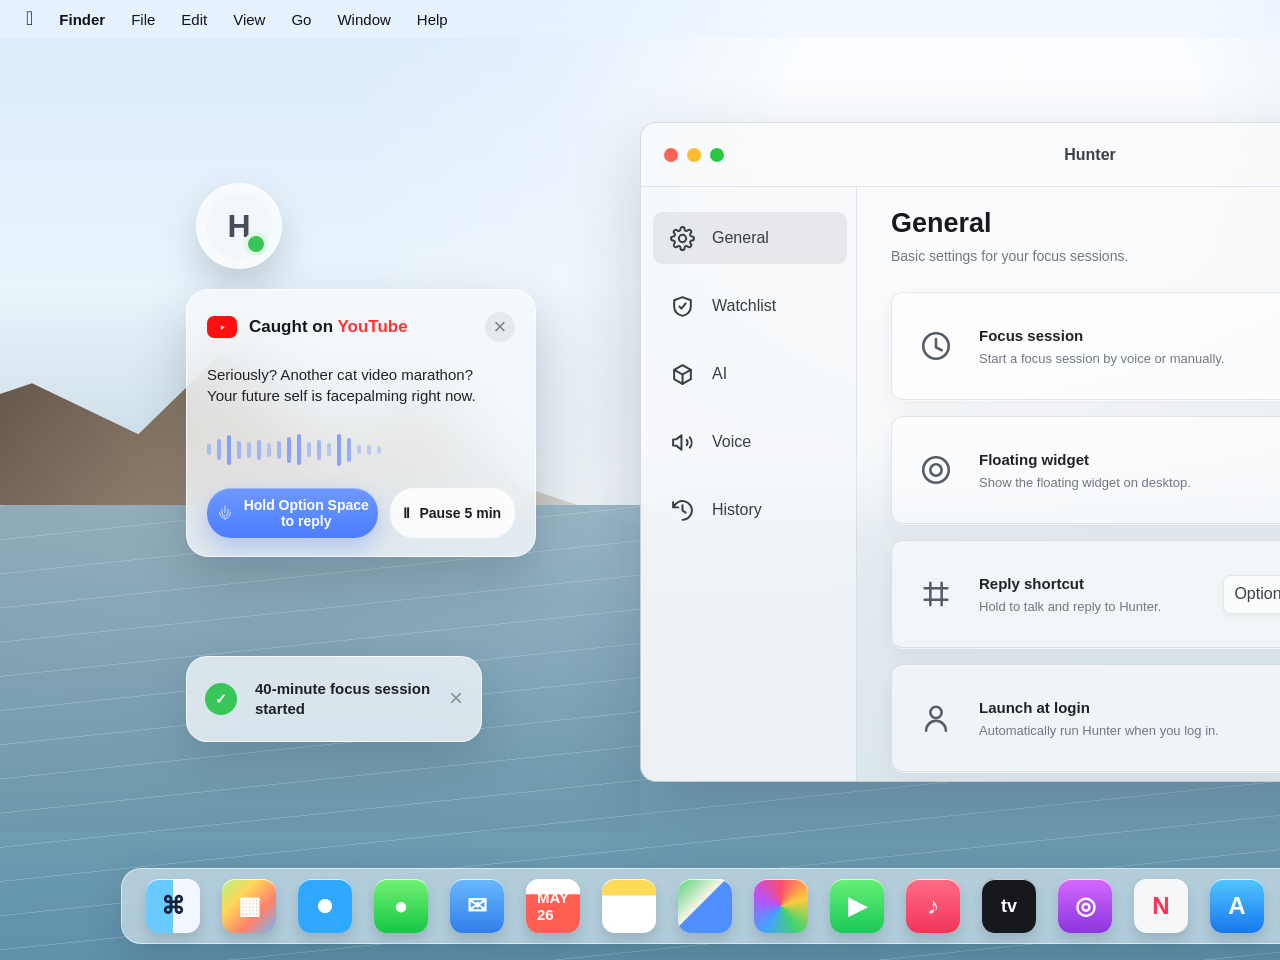
<file: docs/design-prototype/index.html>
<!doctype html>
<html lang="en">
  <head>
    <meta charset="utf-8" />
    <meta name="viewport" content="width=device-width, initial-scale=1" />
    <title>Hunter Apple-like Reference Replica</title>
    <style>
      :root {
        color-scheme: light;
        --ink: #17181c;
        --muted: #69707b;
        --muted-2: #8b929d;
        --line: rgba(28, 31, 36, 0.12);
        --line-soft: rgba(28, 31, 36, 0.08);
        --glass: rgba(255, 255, 255, 0.74);
        --glass-strong: rgba(255, 255, 255, 0.9);
        --blue: #4f82ff;
        --blue-strong: #2f6df3;
        --red: #ff3535;
        --green: #37c759;
        --shadow-window: 0 28px 72px rgba(25, 39, 58, 0.2);
        --shadow-card: 0 12px 30px rgba(30, 42, 60, 0.12);
        --font: -apple-system, BlinkMacSystemFont, "SF Pro Display", "SF Pro Text", "Segoe UI", sans-serif;
      }

      * {
        box-sizing: border-box;
      }

      body {
        margin: 0;
        min-width: 1600px;
        min-height: 960px;
        overflow: hidden;
        background: #d9e4ed;
        color: var(--ink);
        font-family: var(--font);
        font-size: 14px;
        letter-spacing: 0;
      }

      button,
      select {
        font: inherit;
      }

      button {
        border: 0;
        cursor: pointer;
      }

      .desktop {
        position: relative;
        width: 1600px;
        height: 960px;
        overflow: hidden;
        background:
          radial-gradient(circle at 62% 12%, rgba(255, 255, 255, 0.84) 0 16%, transparent 34%),
          linear-gradient(180deg, #dbeafb 0%, #eaf4fb 30%, #b9cedb 58%, #83abc1 100%);
      }

      .desktop::before {
        content: "";
        position: absolute;
        left: -120px;
        top: 322px;
        width: 760px;
        height: 510px;
        clip-path: polygon(0 100%, 0 22%, 20% 12%, 34% 22%, 45% 6%, 60% 24%, 72% 14%, 84% 32%, 100% 40%, 100% 100%);
        background:
          linear-gradient(135deg, rgba(58, 49, 45, 0.82), rgba(176, 151, 125, 0.68) 42%, rgba(79, 91, 93, 0.72)),
          linear-gradient(180deg, #8c755f, #3d494f);
        filter: saturate(0.92);
      }

      .desktop::after {
        content: "";
        position: absolute;
        left: 0;
        right: 0;
        bottom: 0;
        height: 455px;
        background:
          repeating-linear-gradient(174deg, rgba(255, 255, 255, 0.18) 0 1px, transparent 1px 34px),
          linear-gradient(180deg, rgba(147, 179, 196, 0.9), rgba(92, 144, 169, 0.94));
      }

      .haze {
        position: absolute;
        inset: 38px 0 0;
        background:
          radial-gradient(ellipse at 45% 54%, rgba(255, 255, 255, 0.58) 0 12%, transparent 36%),
          linear-gradient(90deg, transparent 0 22%, rgba(255, 255, 255, 0.22) 34% 75%, transparent 100%);
        pointer-events: none;
      }

      .menu-bar {
        position: absolute;
        z-index: 20;
        left: 0;
        top: 0;
        display: flex;
        align-items: center;
        justify-content: space-between;
        width: 100%;
        height: 38px;
        background: rgba(236, 246, 255, 0.58);
        backdrop-filter: blur(24px);
        color: #111217;
        font-size: 15px;
        font-weight: 520;
        padding: 0 26px;
      }

      .menu-left,
      .menu-right {
        display: flex;
        align-items: center;
        gap: 26px;
      }

      .menu-left .apple {
        font-size: 20px;
        transform: translateY(-1px);
      }

      .status-icons {
        display: flex;
        align-items: center;
        gap: 15px;
        color: #111217;
      }

      .status-icons svg {
        width: 17px;
        height: 17px;
        fill: none;
        stroke: currentColor;
        stroke-width: 2;
        stroke-linecap: round;
        stroke-linejoin: round;
      }

      .desktop-orb {
        position: absolute;
        z-index: 5;
        left: 196px;
        top: 183px;
        display: grid;
        place-items: center;
        width: 86px;
        height: 86px;
        border: 1px solid rgba(255, 255, 255, 0.9);
        border-radius: 999px;
        background: rgba(246, 249, 252, 0.74);
        box-shadow: 0 18px 36px rgba(57, 75, 92, 0.23), inset 0 0 0 9px rgba(255, 255, 255, 0.5);
        backdrop-filter: blur(26px);
        color: #4a4d55;
        font-size: 32px;
        font-weight: 740;
      }

      .desktop-orb::after {
        content: "";
        position: absolute;
        right: 13px;
        bottom: 12px;
        width: 16px;
        height: 16px;
        border: 4px solid rgba(255, 255, 255, 0.86);
        border-radius: 999px;
        background: var(--green);
      }

      .catch-card {
        position: absolute;
        z-index: 7;
        left: 186px;
        top: 289px;
        width: 350px;
        min-height: 268px;
        border: 1px solid rgba(255, 255, 255, 0.72);
        border-radius: 22px;
        background: rgba(247, 250, 253, 0.78);
        box-shadow: 0 22px 52px rgba(52, 66, 78, 0.24);
        backdrop-filter: blur(32px) saturate(1.14);
        padding: 22px 20px 18px;
      }

      .caught-head {
        display: flex;
        align-items: center;
        justify-content: space-between;
        margin-bottom: 22px;
      }

      .caught-title {
        display: flex;
        align-items: center;
        gap: 12px;
        font-size: 17px;
        font-weight: 690;
      }

      .youtube {
        display: grid;
        place-items: center;
        width: 30px;
        height: 22px;
        border-radius: 7px;
        background: #ff0f0f;
        color: #fff;
      }

      .youtube svg {
        width: 13px;
        height: 13px;
        fill: currentColor;
      }

      .caught-title em {
        color: var(--red);
        font-style: normal;
      }

      .close-dot {
        display: grid;
        place-items: center;
        width: 30px;
        height: 30px;
        border-radius: 999px;
        background: rgba(0, 0, 0, 0.06);
        color: rgba(30, 34, 39, 0.52);
        font-size: 22px;
        line-height: 1;
      }

      .roast-copy {
        width: 292px;
        color: #202127;
        font-size: 15px;
        line-height: 1.42;
      }

      .voice-wave {
        display: flex;
        align-items: center;
        gap: 6px;
        height: 36px;
        margin: 25px 0 20px;
      }

      .voice-wave span {
        width: 4px;
        border-radius: 999px;
        background: #809cff;
      }

      .voice-wave span:nth-child(1) { height: 11px; opacity: .55; }
      .voice-wave span:nth-child(2) { height: 21px; opacity: .72; }
      .voice-wave span:nth-child(3) { height: 30px; opacity: .96; }
      .voice-wave span:nth-child(4) { height: 18px; opacity: .65; }
      .voice-wave span:nth-child(5) { height: 16px; opacity: .55; }
      .voice-wave span:nth-child(6) { height: 20px; opacity: .68; }
      .voice-wave span:nth-child(7) { height: 14px; opacity: .48; }
      .voice-wave span:nth-child(8) { height: 18px; opacity: .62; }
      .voice-wave span:nth-child(9) { height: 26px; opacity: .9; }
      .voice-wave span:nth-child(10) { height: 31px; opacity: .92; }
      .voice-wave span:nth-child(11) { height: 15px; opacity: .54; }
      .voice-wave span:nth-child(12) { height: 20px; opacity: .66; }
      .voice-wave span:nth-child(13) { height: 13px; opacity: .46; }
      .voice-wave span:nth-child(14) { height: 32px; opacity: .94; }
      .voice-wave span:nth-child(15) { height: 24px; opacity: .78; }
      .voice-wave span:nth-child(16) { height: 9px; opacity: .42; }
      .voice-wave span:nth-child(17) { height: 10px; opacity: .42; }
      .voice-wave span:nth-child(18) { height: 8px; opacity: .36; }

      .catch-actions {
        display: flex;
        align-items: center;
        gap: 12px;
      }

      .reply-button {
        display: inline-flex;
        align-items: center;
        justify-content: center;
        gap: 10px;
        width: 174px;
        min-height: 50px;
        border-radius: 24px;
        background: linear-gradient(180deg, #6f98ff, #4b7dff);
        box-shadow: inset 0 1px 0 rgba(255, 255, 255, 0.3), 0 10px 22px rgba(61, 105, 238, 0.28);
        color: #fff;
        font-size: 14px;
        font-weight: 640;
      }

      .reply-button svg {
        width: 18px;
        height: 18px;
      }

      .pause-button {
        display: inline-flex;
        align-items: center;
        justify-content: center;
        gap: 9px;
        width: 128px;
        min-height: 50px;
        border-radius: 24px;
        background: rgba(255, 255, 255, 0.82);
        color: #1b1d22;
        font-size: 14px;
        font-weight: 610;
      }

      .focus-toast {
        position: absolute;
        z-index: 6;
        left: 186px;
        top: 656px;
        display: grid;
        grid-template-columns: 34px 1fr auto;
        align-items: center;
        gap: 16px;
        width: 296px;
        min-height: 86px;
        border: 1px solid rgba(255, 255, 255, 0.72);
        border-radius: 21px;
        background: rgba(247, 250, 253, 0.76);
        box-shadow: 0 18px 42px rgba(52, 66, 78, 0.18);
        backdrop-filter: blur(28px) saturate(1.12);
        padding: 0 18px;
      }

      .toast-check {
        display: grid;
        place-items: center;
        width: 32px;
        height: 32px;
        border-radius: 999px;
        background: var(--green);
        color: #fff;
        font-weight: 780;
      }

      .toast-copy {
        color: #1d2026;
        font-size: 15px;
        font-weight: 590;
        line-height: 1.32;
      }

      .toast-x {
        color: rgba(40, 44, 50, 0.45);
        font-size: 24px;
        transform: translateY(-1px);
      }

      .app-window {
        position: absolute;
        z-index: 8;
        left: 640px;
        top: 122px;
        width: 900px;
        height: 660px;
        overflow: hidden;
        border: 1px solid rgba(30, 34, 40, 0.14);
        border-radius: 16px;
        background: rgba(249, 250, 252, 0.78);
        box-shadow: var(--shadow-window);
        backdrop-filter: blur(32px) saturate(1.06);
      }

      .window-toolbar {
        position: relative;
        height: 64px;
        border-bottom: 1px solid rgba(30, 34, 40, 0.1);
      }

      .traffic {
        position: absolute;
        left: 23px;
        top: 25px;
        display: flex;
        gap: 9px;
      }

      .traffic span {
        width: 14px;
        height: 14px;
        border-radius: 999px;
      }

      .traffic span:nth-child(1) { background: #ff6159; }
      .traffic span:nth-child(2) { background: #ffbd2e; }
      .traffic span:nth-child(3) { background: #28c840; }

      .window-title {
        position: absolute;
        left: 0;
        right: 0;
        top: 23px;
        text-align: center;
        color: #3d4047;
        font-size: 16px;
        font-weight: 650;
      }

      .window-body {
        display: grid;
        grid-template-columns: 216px 1fr;
        height: 596px;
      }

      .sidebar {
        border-right: 1px solid rgba(30, 34, 40, 0.1);
        background: rgba(244, 247, 250, 0.62);
        padding: 25px 10px 20px 12px;
      }

      .nav {
        display: grid;
        gap: 16px;
      }

      .nav button {
        display: flex;
        align-items: center;
        gap: 17px;
        width: 194px;
        height: 52px;
        border-radius: 9px;
        background: transparent;
        color: #383c44;
        padding: 0 17px;
        text-align: left;
        font-size: 16px;
        font-weight: 500;
      }

      .nav button.active {
        background: rgba(40, 48, 60, 0.08);
      }

      .nav svg {
        width: 25px;
        height: 25px;
        stroke: #4a5059;
        stroke-width: 1.9;
      }

      .content {
        padding: 22px 34px 0 34px;
      }

      .panel {
        display: none;
      }

      .panel.active {
        display: block;
      }

      .page-title {
        margin: 0;
        color: #181a20;
        font-size: 27px;
        font-weight: 720;
        line-height: 1.05;
      }

      .page-subtitle {
        margin: 11px 0 28px;
        color: #717784;
        font-size: 14px;
      }

      .cards {
        display: grid;
        gap: 16px;
      }

      .setting-card {
        display: grid;
        grid-template-columns: 44px 1fr auto;
        align-items: center;
        gap: 18px;
        min-height: 108px;
        border: 1px solid rgba(30, 34, 40, 0.1);
        border-radius: 12px;
        background: rgba(255, 255, 255, 0.54);
        box-shadow: 0 1px 0 rgba(255, 255, 255, 0.62), 0 8px 22px rgba(30, 42, 60, 0.06);
        padding: 0 25px;
      }

      .setting-card.compact {
        grid-template-columns: 1fr auto;
      }

      .setting-icon {
        display: grid;
        place-items: center;
        width: 38px;
        height: 38px;
        color: #555c66;
      }

      .setting-icon svg {
        width: 34px;
        height: 34px;
        stroke: currentColor;
        stroke-width: 1.8;
      }

      .setting-main strong {
        display: block;
        color: #202228;
        font-size: 15px;
        font-weight: 700;
      }

      .setting-main span {
        display: block;
        margin-top: 7px;
        color: #717784;
        font-size: 13px;
      }

      .setting-value {
        color: #3b4048;
        font-size: 16px;
        font-weight: 500;
      }

      .change {
        min-width: 88px;
        height: 31px;
        border: 1px solid rgba(25, 29, 36, 0.1);
        border-radius: 10px;
        background: rgba(255, 255, 255, 0.72);
        color: #3d4149;
        font-size: 13px;
        box-shadow: 0 2px 5px rgba(20, 30, 42, 0.06);
      }

      .shortcut-pills {
        display: flex;
        align-items: center;
        gap: 14px;
      }

      .keycap {
        display: grid;
        place-items: center;
        min-width: 70px;
        height: 39px;
        border: 1px solid rgba(25, 29, 36, 0.1);
        border-radius: 7px;
        background: rgba(255, 255, 255, 0.7);
        color: #3b4048;
        font-size: 16px;
        box-shadow: 0 2px 5px rgba(20, 30, 42, 0.05);
      }

      .toggle {
        position: relative;
        width: 52px;
        height: 30px;
        border-radius: 999px;
        background: rgba(156, 161, 170, 0.5);
      }

      .toggle.on {
        background: var(--blue-strong);
      }

      .toggle::after {
        content: "";
        position: absolute;
        right: 3px;
        top: 3px;
        width: 24px;
        height: 24px;
        border-radius: 999px;
        background: #fff;
        box-shadow: 0 2px 6px rgba(0, 0, 0, 0.18);
      }

      .toggle:not(.on)::after {
        left: 3px;
        right: auto;
      }

      .provider-grid,
      .history-list {
        display: grid;
        gap: 14px;
      }

      .provider-card,
      .history-card {
        display: grid;
        grid-template-columns: 56px 1fr auto;
        align-items: center;
        gap: 16px;
        min-height: 82px;
        border: 1px solid rgba(30, 34, 40, 0.1);
        border-radius: 12px;
        background: rgba(255, 255, 255, 0.54);
        padding: 0 20px;
      }

      .provider-type {
        font-size: 16px;
        font-weight: 740;
        color: #22252b;
      }

      .muted {
        color: var(--muted);
        font-size: 13px;
      }

      .badge {
        display: inline-flex;
        align-items: center;
        justify-content: center;
        height: 28px;
        border-radius: 999px;
        background: rgba(55, 199, 89, 0.13);
        color: #197b35;
        padding: 0 12px;
        font-size: 13px;
        font-weight: 640;
      }

      .dock {
        position: absolute;
        z-index: 12;
        left: 121px;
        bottom: 16px;
        display: flex;
        align-items: flex-end;
        gap: 22px;
        width: 1382px;
        height: 76px;
        border: 1px solid rgba(255, 255, 255, 0.54);
        border-radius: 20px;
        background: rgba(235, 242, 247, 0.58);
        box-shadow: 0 12px 36px rgba(30, 44, 60, 0.2);
        backdrop-filter: blur(30px) saturate(1.15);
        padding: 10px 24px;
      }

      .dock-icon {
        display: grid;
        place-items: center;
        width: 54px;
        height: 54px;
        border-radius: 13px;
        background: linear-gradient(180deg, #ffffff, #dce6f0);
        box-shadow: inset 0 1px 0 rgba(255, 255, 255, 0.8), 0 7px 12px rgba(20, 30, 44, 0.14);
        color: #fff;
        font-size: 24px;
        font-weight: 760;
      }

      .dock-icon.finder { background: linear-gradient(90deg, #68caff 0 50%, #f2f6ff 50%); color: #17243a; }
      .dock-icon.launch { background: linear-gradient(135deg, #b7f280, #ffd65a 33%, #ff816c 66%, #6cbcff); }
      .dock-icon.safari { background: radial-gradient(circle, #ffffff 0 18%, #2ea9ff 19% 100%); }
      .dock-icon.messages { background: linear-gradient(180deg, #72f274, #17c644); }
      .dock-icon.mail { background: linear-gradient(180deg, #68b9ff, #317eea); }
      .dock-icon.calendar { background: linear-gradient(180deg, #fff 0 28%, #ff5f52 29% 100%); color: #fff; font-size: 15px; }
      .dock-icon.notes { background: linear-gradient(180deg, #ffd958 0 30%, #fff 31%); color: #494d55; }
      .dock-icon.maps { background: linear-gradient(135deg, #58d27d, #f7f6e8 44%, #4f8fff 45%); }
      .dock-icon.photos { background: conic-gradient(#ff4b6c, #ffcb3d, #43d46b, #45a2ff, #b653ff, #ff4b6c); }
      .dock-icon.facetime { background: linear-gradient(180deg, #66ef76, #1ac957); }
      .dock-icon.music { background: linear-gradient(180deg, #ff6d85, #f23558); }
      .dock-icon.tv { background: #17181d; font-size: 18px; }
      .dock-icon.podcast { background: linear-gradient(180deg, #d569ff, #8b35dd); }
      .dock-icon.news { background: #f6f7f9; color: #ff3156; }
      .dock-icon.appstore { background: linear-gradient(180deg, #52c5ff, #1678ed); }
      .dock-icon.settings { background: linear-gradient(180deg, #dfe4ea, #aeb6c1); color: #59606a; }
      .dock-icon.trash { background: linear-gradient(180deg, #f8f9fb, #dfe5eb); color: #8b929c; }

      .dock-spacer {
        width: 1px;
        height: 52px;
        background: rgba(72, 82, 94, 0.22);
        margin: 0 2px;
      }

      .icon-stroke {
        fill: none;
        stroke: currentColor;
        stroke-linecap: round;
        stroke-linejoin: round;
      }
    </style>
  </head>
  <body>
    <main class="desktop" aria-label="Hunter macOS design replica">
      <div class="haze"></div>
      <header class="menu-bar" aria-label="macOS menu bar">
        <div class="menu-left">
          <span class="apple"></span>
          <strong>Finder</strong>
          <span>File</span>
          <span>Edit</span>
          <span>View</span>
          <span>Go</span>
          <span>Window</span>
          <span>Help</span>
        </div>
        <div class="menu-right">
          <div class="status-icons">
            <svg viewBox="0 0 24 24" aria-label="Wi-Fi">
              <path d="M5 9.5a11 11 0 0 1 14 0" />
              <path d="M8.5 13a6 6 0 0 1 7 0" />
              <path d="M12 17h.01" />
            </svg>
            <svg viewBox="0 0 24 24" aria-label="Battery">
              <rect x="3" y="7" width="16" height="10" rx="2" />
              <path d="M21 11v2" />
              <path d="M6 10h8v4H6z" />
            </svg>
            <svg viewBox="0 0 24 24" aria-label="Search">
              <circle cx="11" cy="11" r="6" />
              <path d="m16 16 4 4" />
            </svg>
            <svg viewBox="0 0 24 24" aria-label="Control">
              <rect x="6" y="5" width="12" height="14" rx="2" />
              <path d="M9 9h6M9 13h6" />
            </svg>
          </div>
          <span>Mon May 26&nbsp;&nbsp;10:41 AM</span>
        </div>
      </header>

      <div class="desktop-orb" aria-label="Hunter floating orb">H</div>

      <section class="catch-card" aria-label="Caught widget">
        <div class="caught-head">
          <div class="caught-title">
            <span class="youtube" aria-hidden="true">
              <svg viewBox="0 0 24 24"><path d="M9 7.7v8.6l7-4.3z" /></svg>
            </span>
            <span>Caught on <em>YouTube</em></span>
          </div>
          <button class="close-dot" aria-label="Close">×</button>
        </div>
        <p class="roast-copy">
          Seriously? Another cat video marathon? Your future self is facepalming right now.
        </p>
        <div class="voice-wave" aria-label="Speaking waveform">
          <span></span><span></span><span></span><span></span><span></span><span></span>
          <span></span><span></span><span></span><span></span><span></span><span></span>
          <span></span><span></span><span></span><span></span><span></span><span></span>
        </div>
        <div class="catch-actions">
          <button class="reply-button">
            <svg viewBox="0 0 24 24" aria-hidden="true">
              <path class="icon-stroke" d="M12 3v9" />
              <path class="icon-stroke" d="M8 7v5a4 4 0 0 0 8 0V7" />
              <path class="icon-stroke" d="M5 11v1a7 7 0 0 0 14 0v-1" />
              <path class="icon-stroke" d="M12 19v2" />
            </svg>
            <span>Hold Option Space<br />to reply</span>
          </button>
          <button class="pause-button">
            <span>Ⅱ</span>
            <span>Pause 5 min</span>
          </button>
        </div>
      </section>

      <section class="focus-toast" aria-label="Focus session confirmation">
        <div class="toast-check">✓</div>
        <div class="toast-copy">40-minute focus session<br />started</div>
        <div class="toast-x">×</div>
      </section>

      <section class="app-window" aria-label="Hunter settings window">
        <div class="window-toolbar">
          <div class="traffic" aria-hidden="true"><span></span><span></span><span></span></div>
          <div class="window-title">Hunter</div>
        </div>

        <div class="window-body">
          <aside class="sidebar">
            <nav class="nav" aria-label="Settings sections">
              <button class="active" data-panel-target="general">
                <svg viewBox="0 0 24 24" aria-hidden="true">
                  <path class="icon-stroke" d="M12 15.5a3.5 3.5 0 1 0 0-7 3.5 3.5 0 0 0 0 7Z" />
                  <path class="icon-stroke" d="M19.4 15a1.7 1.7 0 0 0 .34 1.88l.05.05a2 2 0 0 1-2.83 2.83l-.05-.05a1.7 1.7 0 0 0-1.88-.34 1.7 1.7 0 0 0-1.03 1.56V21a2 2 0 0 1-4 0v-.07A1.7 1.7 0 0 0 9 19.37a1.7 1.7 0 0 0-1.88.34l-.05.05a2 2 0 0 1-2.83-2.83l.05-.05A1.7 1.7 0 0 0 4.63 15a1.7 1.7 0 0 0-1.56-1H3a2 2 0 0 1 0-4h.07A1.7 1.7 0 0 0 4.63 9a1.7 1.7 0 0 0-.34-1.88l-.05-.05a2 2 0 0 1 2.83-2.83l.05.05A1.7 1.7 0 0 0 9 4.63 1.7 1.7 0 0 0 10 3.07V3a2 2 0 0 1 4 0v.07A1.7 1.7 0 0 0 15 4.63a1.7 1.7 0 0 0 1.88-.34l.05-.05a2 2 0 0 1 2.83 2.83l-.05.05A1.7 1.7 0 0 0 19.37 9c.16.62.65 1 1.56 1H21a2 2 0 0 1 0 4h-.07A1.7 1.7 0 0 0 19.4 15Z" />
                </svg>
                <span>General</span>
              </button>
              <button data-panel-target="watchlist">
                <svg viewBox="0 0 24 24" aria-hidden="true">
                  <path class="icon-stroke" d="M12 3 20 6v6c0 5-3.3 7.8-8 9-4.7-1.2-8-4-8-9V6l8-3Z" />
                  <path class="icon-stroke" d="m9 12 2 2 4-5" />
                </svg>
                <span>Watchlist</span>
              </button>
              <button data-panel-target="providers">
                <svg viewBox="0 0 24 24" aria-hidden="true">
                  <path class="icon-stroke" d="m12 3 8 4.5v9L12 21l-8-4.5v-9L12 3Z" />
                  <path class="icon-stroke" d="m4 7.5 8 4.5 8-4.5" />
                  <path class="icon-stroke" d="M12 12v9" />
                </svg>
                <span>AI</span>
              </button>
              <button data-panel-target="voice">
                <svg viewBox="0 0 24 24" aria-hidden="true">
                  <path class="icon-stroke" d="M11 5 6 9H3v6h3l5 4V5Z" />
                  <path class="icon-stroke" d="M16 9.5a4 4 0 0 1 0 5" />
                  <path class="icon-stroke" d="M19 7a8 8 0 0 1 0 10" />
                </svg>
                <span>Voice</span>
              </button>
              <button data-panel-target="history">
                <svg viewBox="0 0 24 24" aria-hidden="true">
                  <path class="icon-stroke" d="M12 21a9 9 0 1 0-8.4-12.2" />
                  <path class="icon-stroke" d="M3 4v5h5" />
                  <path class="icon-stroke" d="M12 7v5l3 2" />
                </svg>
                <span>History</span>
              </button>
            </nav>
          </aside>

          <main class="content">
            <section class="panel active" id="general">
              <h1 class="page-title">General</h1>
              <p class="page-subtitle">Basic settings for your focus sessions.</p>
              <div class="cards">
                <div class="setting-card">
                  <div class="setting-icon">
                    <svg viewBox="0 0 24 24" aria-hidden="true">
                      <circle class="icon-stroke" cx="12" cy="12" r="9" />
                      <path class="icon-stroke" d="M12 7v6l4 2" />
                    </svg>
                  </div>
                  <div class="setting-main">
                    <strong>Focus session</strong>
                    <span>Start a focus session by voice or manually.</span>
                  </div>
                  <div class="shortcut-pills">
                    <span class="setting-value">40 min</span>
                    <button class="change">Change...</button>
                  </div>
                </div>

                <div class="setting-card">
                  <div class="setting-icon">
                    <svg viewBox="0 0 24 24" aria-hidden="true">
                      <circle class="icon-stroke" cx="12" cy="12" r="9" />
                      <circle class="icon-stroke" cx="12" cy="12" r="4" />
                    </svg>
                  </div>
                  <div class="setting-main">
                    <strong>Floating widget</strong>
                    <span>Show the floating widget on desktop.</span>
                  </div>
                  <button class="toggle on" aria-label="Floating widget on"></button>
                </div>

                <div class="setting-card">
                  <div class="setting-icon">
                    <svg viewBox="0 0 24 24" aria-hidden="true">
                      <path class="icon-stroke" d="M8 4v16M16 4v16M4 8h16M4 16h16" />
                    </svg>
                  </div>
                  <div class="setting-main">
                    <strong>Reply shortcut</strong>
                    <span>Hold to talk and reply to Hunter.</span>
                  </div>
                  <div class="shortcut-pills">
                    <span class="keycap">Option</span>
                    <span class="keycap">Space</span>
                    <button class="change">Change...</button>
                  </div>
                </div>

                <div class="setting-card">
                  <div class="setting-icon">
                    <svg viewBox="0 0 24 24" aria-hidden="true">
                      <circle class="icon-stroke" cx="12" cy="8" r="4" />
                      <path class="icon-stroke" d="M5 21a7 7 0 0 1 14 0" />
                    </svg>
                  </div>
                  <div class="setting-main">
                    <strong>Launch at login</strong>
                    <span>Automatically run Hunter when you log in.</span>
                  </div>
                  <button class="toggle" aria-label="Launch at login off"></button>
                </div>
              </div>
            </section>

            <section class="panel" id="watchlist">
              <h1 class="page-title">Watchlist</h1>
              <p class="page-subtitle">Sites and apps that trigger the floating supervisor.</p>
              <div class="cards">
                <div class="setting-card compact">
                  <div class="setting-main"><strong>YouTube</strong><span>youtube.com</span></div>
                  <span class="badge">Enabled</span>
                </div>
                <div class="setting-card compact">
                  <div class="setting-main"><strong>Bilibili</strong><span>bilibili.com</span></div>
                  <span class="badge">Enabled</span>
                </div>
                <div class="setting-card compact">
                  <div class="setting-main"><strong>Steam</strong><span>com.valvesoftware.steam</span></div>
                  <span class="badge">Enabled</span>
                </div>
              </div>
            </section>

            <section class="panel" id="providers">
              <h1 class="page-title">AI</h1>
              <p class="page-subtitle">Configurable ASR, LLM, and TTS providers.</p>
              <div class="provider-grid">
                <div class="provider-card">
                  <div class="provider-type">ASR</div>
                  <div><strong>Aliyun Bailian</strong><div class="muted">paraformer-realtime-v2</div></div>
                  <span class="badge">Connected</span>
                </div>
                <div class="provider-card">
                  <div class="provider-type">LLM</div>
                  <div><strong>Aliyun Bailian</strong><div class="muted">qwen-turbo</div></div>
                  <span class="badge">Connected</span>
                </div>
                <div class="provider-card">
                  <div class="provider-type">TTS</div>
                  <div><strong>Aliyun Bailian</strong><div class="muted">cosyvoice-v3-flash</div></div>
                  <span class="badge">Voice set</span>
                </div>
              </div>
            </section>

            <section class="panel" id="voice">
              <h1 class="page-title">Voice</h1>
              <p class="page-subtitle">Language, persona, and voice style.</p>
              <div class="cards">
                <div class="setting-card compact">
                  <div class="setting-main"><strong>Interface language</strong><span>Chinese / English</span></div>
                  <button class="change">Edit</button>
                </div>
                <div class="setting-card compact">
                  <div class="setting-main"><strong>Roast language</strong><span>Follow UI / Chinese / English</span></div>
                  <button class="change">Edit</button>
                </div>
                <div class="setting-card compact">
                  <div class="setting-main"><strong>Voice clone</strong><span>Consent sample required.</span></div>
                  <button class="change">Set up</button>
                </div>
              </div>
            </section>

            <section class="panel" id="history">
              <h1 class="page-title">History</h1>
              <p class="page-subtitle">Recent catches and replayable one-liners.</p>
              <div class="history-list">
                <div class="history-card"><div class="muted">10:41</div><strong>YouTube</strong><button class="change">Copy</button></div>
                <div class="history-card"><div class="muted">10:12</div><strong>WeChat</strong><button class="change">Copy</button></div>
                <div class="history-card"><div class="muted">09:48</div><strong>Steam</strong><button class="change">Copy</button></div>
              </div>
            </section>
          </main>
        </div>
      </section>

      <footer class="dock" aria-label="macOS Dock">
        <div class="dock-icon finder">⌘</div>
        <div class="dock-icon launch">▦</div>
        <div class="dock-icon safari"></div>
        <div class="dock-icon messages">●</div>
        <div class="dock-icon mail">✉</div>
        <div class="dock-icon calendar">MAY<br />26</div>
        <div class="dock-icon notes"></div>
        <div class="dock-icon maps"></div>
        <div class="dock-icon photos"></div>
        <div class="dock-icon facetime">▶</div>
        <div class="dock-icon music">♪</div>
        <div class="dock-icon tv">tv</div>
        <div class="dock-icon podcast">◎</div>
        <div class="dock-icon news">N</div>
        <div class="dock-icon appstore">A</div>
        <div class="dock-icon settings">⚙</div>
        <div class="dock-spacer"></div>
        <div class="dock-icon trash">□</div>
      </footer>
    </main>

    <script>
      document.querySelectorAll("[data-panel-target]").forEach((button) => {
        button.addEventListener("click", () => {
          document.querySelectorAll("[data-panel-target]").forEach((item) => item.classList.remove("active"));
          document.querySelectorAll(".panel").forEach((panel) => panel.classList.remove("active"));
          button.classList.add("active");
          document.getElementById(button.dataset.panelTarget).classList.add("active");
        });
      });
    </script>
  </body>
</html>
</file>
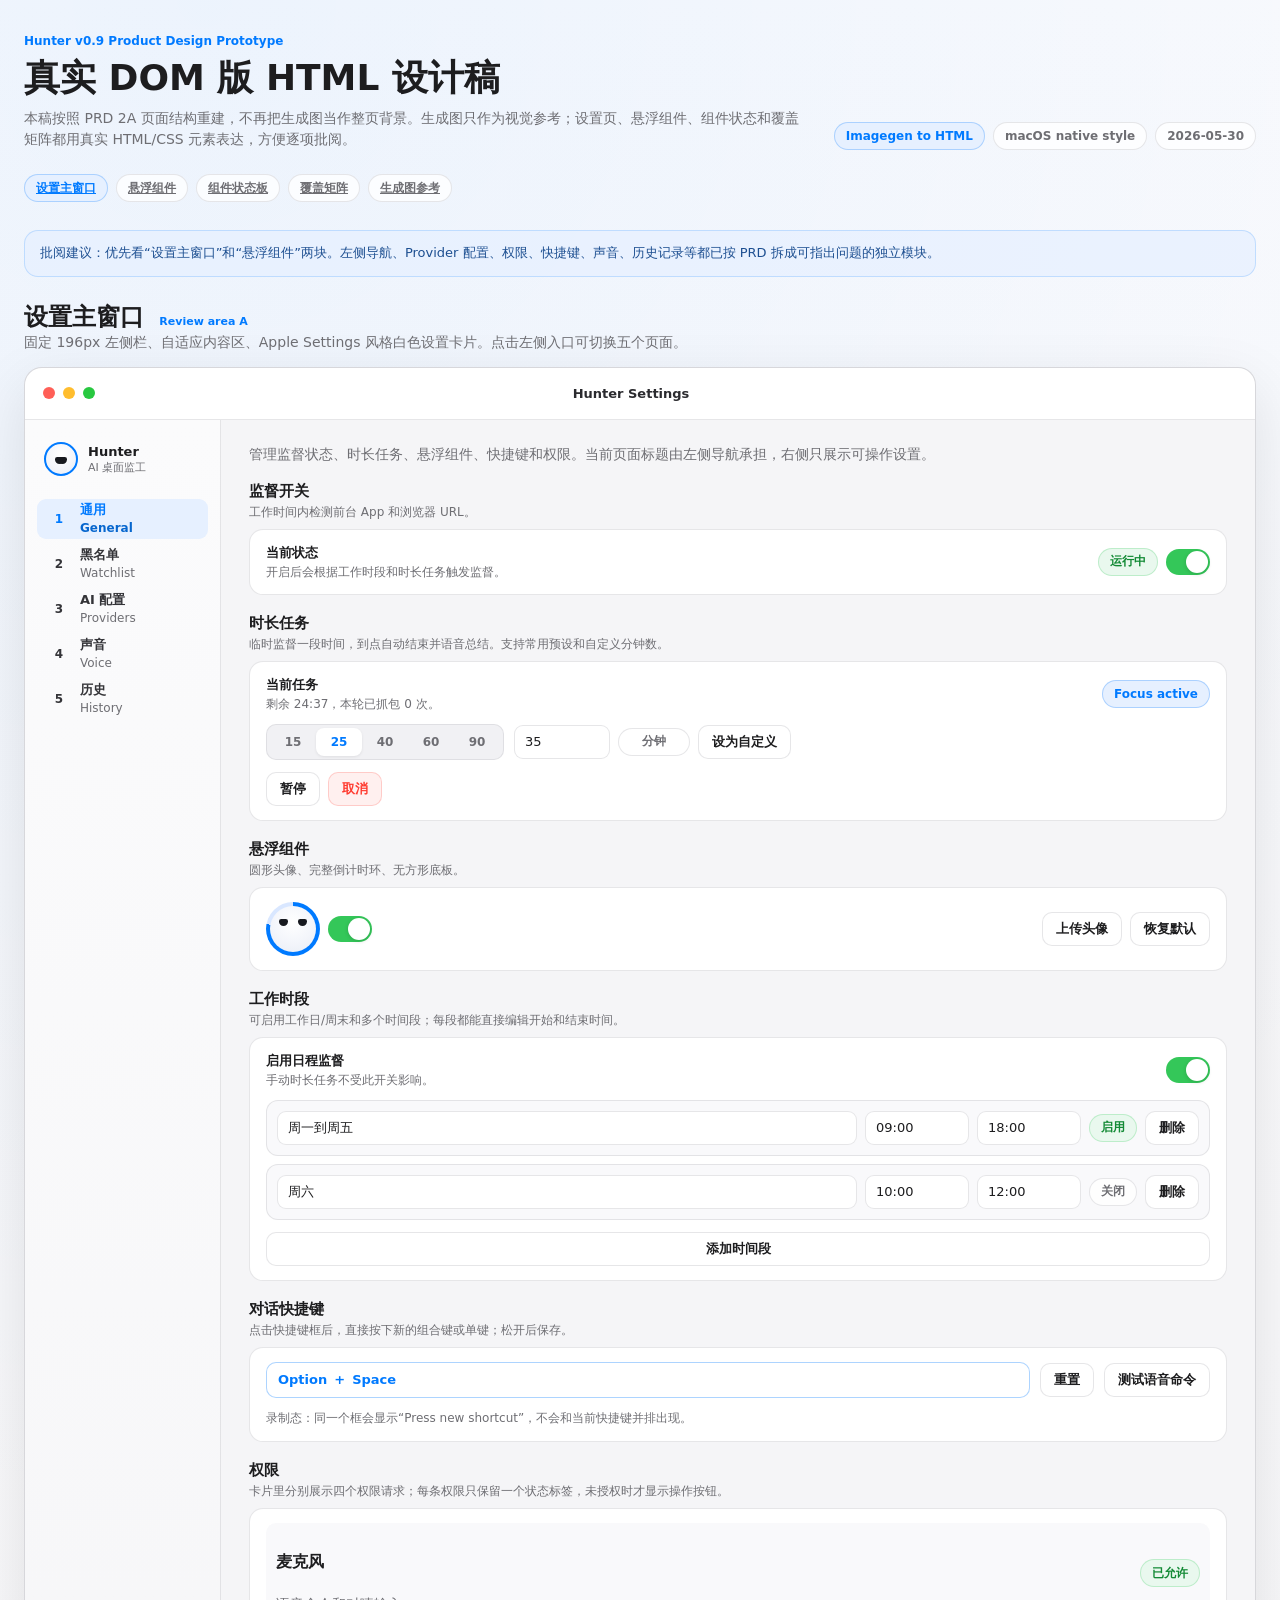
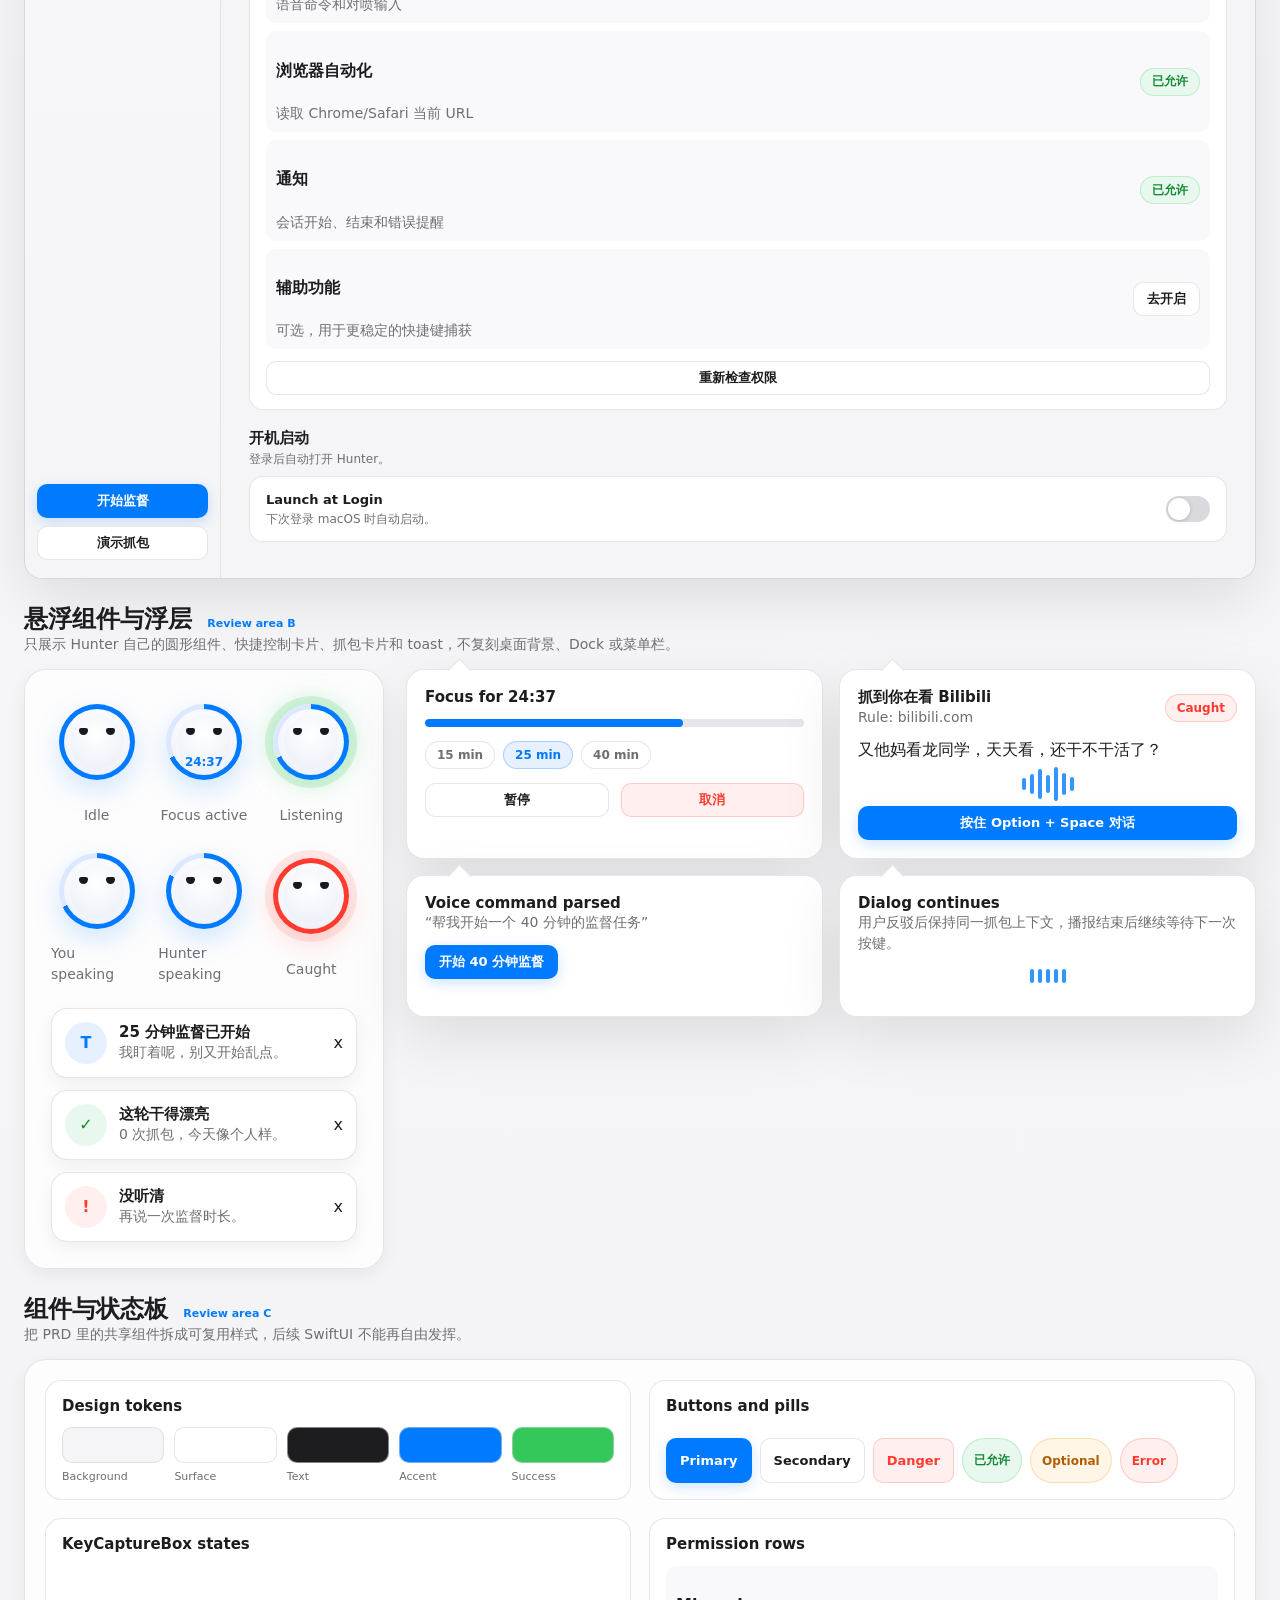
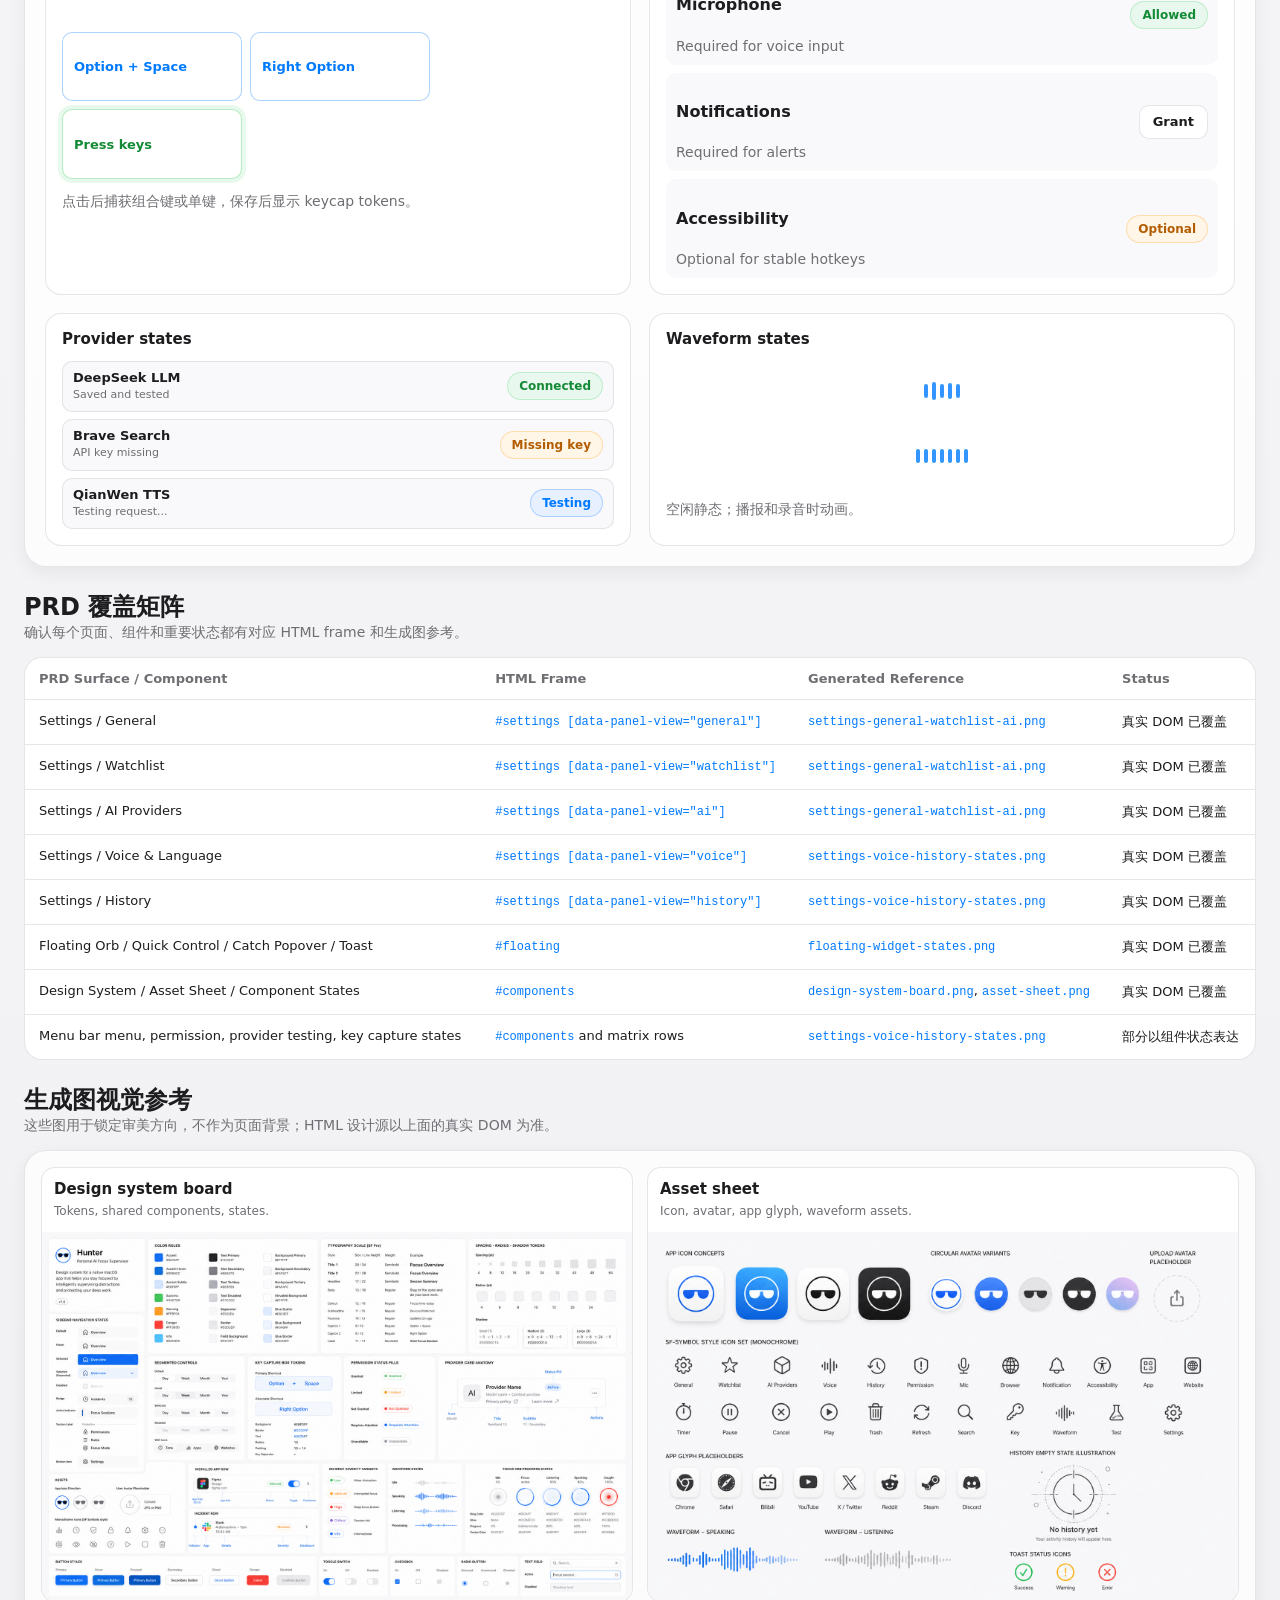
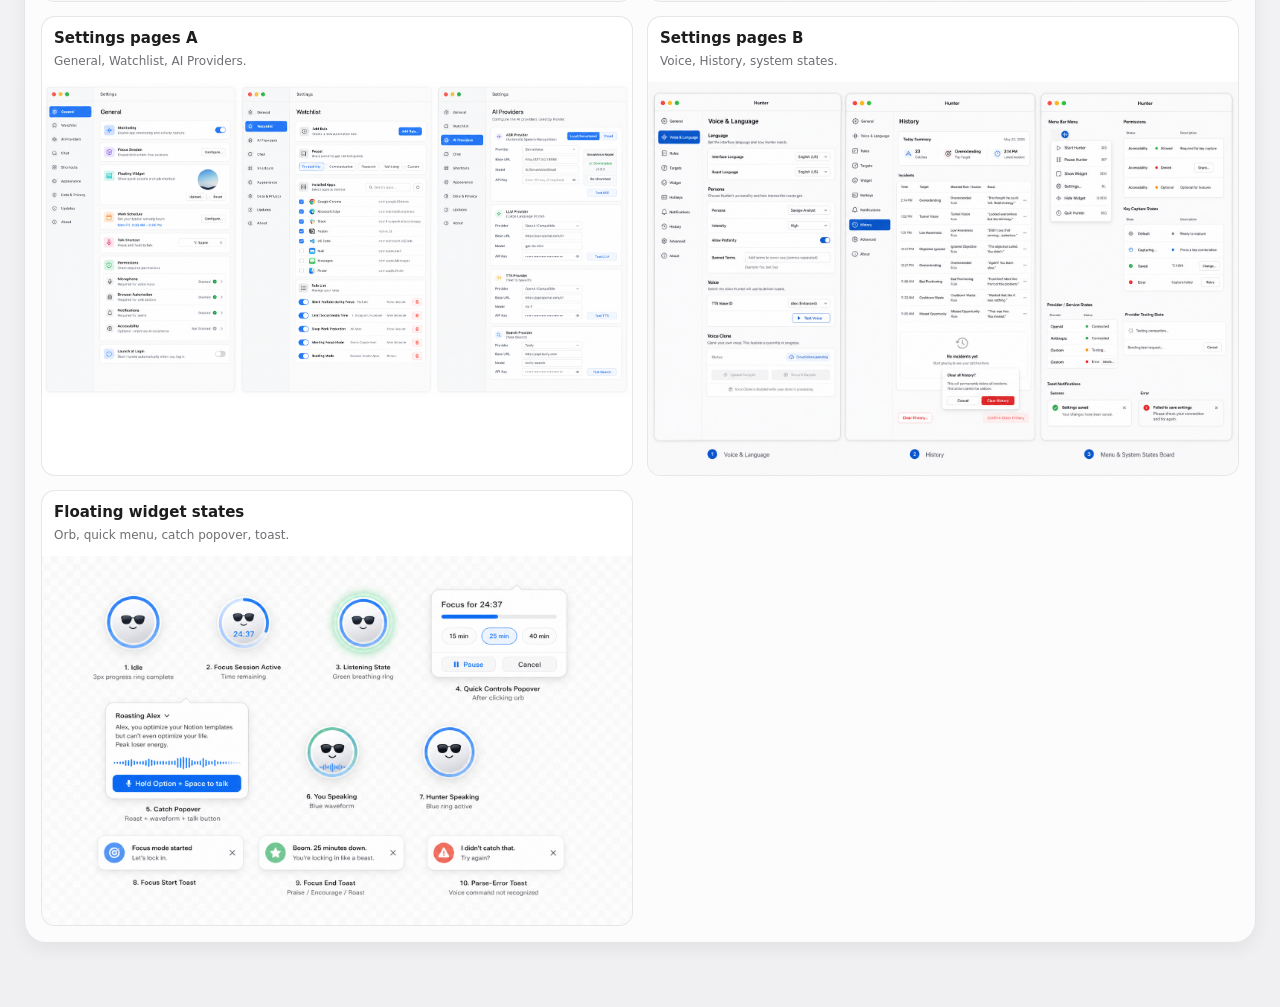
<file: docs/design-prototype/redesign-2026-05-30/index.html>
<!doctype html>
<html lang="zh-CN">
  <head>
    <meta charset="utf-8" />
    <meta name="viewport" content="width=device-width, initial-scale=1" />
    <title>Hunter Product Design Prototype</title>
    <style>
      :root {
        color-scheme: light;
        --bg: #f5f5f7;
        --bg-elevated: #fbfbfd;
        --surface: #ffffff;
        --surface-soft: #f9f9fb;
        --text: #1d1d1f;
        --muted: #6e6e73;
        --muted-2: #8e8e93;
        --line: #d2d2d7;
        --line-soft: rgba(210, 210, 215, 0.56);
        --blue: #007aff;
        --blue-soft: #e6f0ff;
        --green: #34c759;
        --red: #ff3b30;
        --orange: #ff9500;
        --shadow-sm: 0 6px 18px rgba(0, 0, 0, 0.06);
        --shadow-md: 0 20px 60px rgba(0, 0, 0, 0.10);
        --radius-lg: 22px;
        --radius-md: 14px;
        --radius-sm: 10px;
        font-family: -apple-system, BlinkMacSystemFont, "SF Pro Display", "SF Pro Text", system-ui, sans-serif;
      }

      * {
        box-sizing: border-box;
      }

      body {
        margin: 0;
        background:
          radial-gradient(circle at 16% 0%, rgba(0, 122, 255, 0.06), transparent 26%),
          linear-gradient(180deg, #fbfbfd 0%, var(--bg) 45%, #f0f0f2 100%);
        color: var(--text);
        letter-spacing: 0;
      }

      button,
      input,
      select,
      textarea {
        font: inherit;
      }

      button {
        cursor: pointer;
      }

      .page {
        width: min(1380px, calc(100vw - 48px));
        margin: 0 auto;
        padding: 34px 0 64px;
      }

      .hero {
        display: grid;
        grid-template-columns: minmax(0, 1fr) auto;
        gap: 24px;
        align-items: end;
        margin-bottom: 24px;
      }

      .eyebrow {
        margin-bottom: 10px;
        color: var(--blue);
        font-size: 12px;
        font-weight: 700;
        letter-spacing: 0;
      }

      h1,
      h2,
      h3,
      p {
        margin: 0;
      }

      h1 {
        font-size: 36px;
        line-height: 1.12;
      }

      h2 {
        font-size: 24px;
        line-height: 1.2;
      }

      h3 {
        font-size: 15px;
        line-height: 1.25;
      }

      p {
        color: var(--muted);
        font-size: 14px;
        line-height: 1.5;
      }

      .hero-copy {
        max-width: 820px;
      }

      .hero-copy p {
        margin-top: 10px;
      }

      .hero-meta,
      .toc {
        display: flex;
        flex-wrap: wrap;
        gap: 8px;
        justify-content: flex-end;
      }

      .chip,
      .pill,
      .keycap {
        display: inline-flex;
        align-items: center;
        justify-content: center;
        min-height: 28px;
        padding: 0 11px;
        border: 1px solid var(--line-soft);
        border-radius: 999px;
        background: rgba(255, 255, 255, 0.78);
        color: var(--muted);
        font-size: 12px;
        font-weight: 650;
        white-space: nowrap;
      }

      .chip.active,
      .pill.blue {
        border-color: rgba(0, 122, 255, 0.26);
        background: var(--blue-soft);
        color: var(--blue);
      }

      .pill.green {
        border-color: rgba(52, 199, 89, 0.24);
        background: #e9f8ee;
        color: #138a35;
      }

      .pill.red {
        border-color: rgba(255, 59, 48, 0.22);
        background: #fff0ef;
        color: var(--red);
      }

      .pill.orange {
        border-color: rgba(255, 149, 0, 0.26);
        background: #fff6e8;
        color: #b35c00;
      }

      .toc {
        justify-content: flex-start;
        margin: 18px 0 28px;
      }

      .section {
        margin-top: 26px;
      }

      .section-head {
        display: flex;
        align-items: end;
        justify-content: space-between;
        gap: 24px;
        margin-bottom: 14px;
      }

      .section-head p {
        max-width: 680px;
      }

      .prototype-note {
        padding: 13px 15px;
        border: 1px solid rgba(0, 122, 255, 0.18);
        border-radius: var(--radius-md);
        background: rgba(230, 240, 255, 0.70);
        color: #1d4f91;
        font-size: 13px;
        line-height: 1.45;
      }

      .mac-window {
        overflow: hidden;
        border: 1px solid rgba(210, 210, 215, 0.88);
        border-radius: 18px;
        background: var(--surface);
        box-shadow: var(--shadow-md);
      }

      .traffic {
        display: flex;
        gap: 8px;
        align-items: center;
        height: 52px;
        padding: 0 18px;
        border-bottom: 1px solid var(--line-soft);
      }

      .traffic-dot {
        width: 12px;
        height: 12px;
        border-radius: 50%;
      }

      .traffic-dot.red { background: #ff5f57; }
      .traffic-dot.yellow { background: #ffbd2e; }
      .traffic-dot.green { background: #28c840; }

      .window-title {
        flex: 1;
        margin-right: 78px;
        text-align: center;
        color: #2b2b2f;
        font-size: 13px;
        font-weight: 650;
      }

      .settings-shell {
        display: grid;
        grid-template-columns: 196px minmax(0, 1fr);
        min-height: 820px;
      }

      .sidebar {
        display: flex;
        flex-direction: column;
        gap: 5px;
        padding: 18px 12px;
        border-right: 1px solid var(--line-soft);
        background: linear-gradient(180deg, #fbfbfc, #f5f5f7);
      }

      .brand-block {
        display: flex;
        gap: 10px;
        align-items: center;
        margin: 4px 7px 18px;
      }

      .mini-avatar,
      .avatar-face {
        position: relative;
        display: inline-grid;
        place-items: center;
        border-radius: 50%;
        background: radial-gradient(circle at 50% 35%, #ffffff 0%, #f4f6fb 52%, #e9edf5 100%);
      }

      .mini-avatar {
        width: 34px;
        height: 34px;
        border: 2px solid var(--blue);
      }

      .avatar-face::before,
      .avatar-face::after,
      .mini-avatar::before,
      .mini-avatar::after {
        content: "";
        position: absolute;
        top: 13px;
        width: 9px;
        height: 7px;
        border-radius: 3px 3px 6px 6px;
        background: #17191f;
      }

      .avatar-face::before,
      .mini-avatar::before {
        left: 9px;
      }

      .avatar-face::after,
      .mini-avatar::after {
        right: 9px;
      }

      .brand-title {
        font-size: 13px;
        line-height: 17px;
        font-weight: 750;
      }

      .brand-subtitle {
        margin-top: 1px;
        color: var(--muted);
        font-size: 11px;
        line-height: 14px;
      }

      .nav-item {
        display: grid;
        grid-template-columns: 22px 1fr;
        gap: 10px;
        align-items: center;
        width: 100%;
        min-height: 40px;
        padding: 0 11px;
        border: 0;
        border-radius: 9px;
        background: transparent;
        color: #343438;
        text-align: left;
      }

      .nav-item.active {
        background: var(--blue-soft);
        color: var(--blue);
        font-weight: 700;
      }

      .nav-icon {
        display: inline-grid;
        place-items: center;
        width: 22px;
        height: 22px;
        border-radius: 7px;
        color: currentColor;
        font-size: 12px;
        font-weight: 700;
      }

      .nav-label {
        display: grid;
        gap: 1px;
        min-width: 0;
      }

      .nav-label strong {
        font-size: 13px;
        line-height: 18px;
        font-weight: 650;
      }

      .nav-label small {
        color: var(--muted);
        font-size: 12px;
        line-height: 16px;
      }

      .nav-item.active .nav-label small {
        color: color-mix(in srgb, var(--blue), #1d1d1f 22%);
      }

      .side-actions {
        display: grid;
        gap: 8px;
        margin-top: auto;
        padding-top: 18px;
      }

      .primary-btn,
      .secondary-btn,
      .ghost-btn,
      .danger-btn,
      .field-btn {
        display: inline-flex;
        align-items: center;
        justify-content: center;
        gap: 7px;
        min-height: 34px;
        padding: 0 13px;
        border-radius: 10px;
        border: 1px solid transparent;
        font-size: 13px;
        font-weight: 650;
        white-space: nowrap;
      }

      .primary-btn {
        background: var(--blue);
        color: #fff;
        box-shadow: 0 4px 14px rgba(0, 122, 255, 0.20);
      }

      .secondary-btn,
      .field-btn {
        border-color: var(--line-soft);
        background: #fff;
        color: var(--text);
      }

      .ghost-btn {
        background: transparent;
        color: var(--blue);
      }

      .danger-btn {
        border-color: rgba(255, 59, 48, 0.20);
        background: #fff0ef;
        color: var(--red);
      }

      .content {
        padding: 24px 28px 36px;
        background: var(--bg);
      }

      .panel {
        display: none;
        width: 100%;
      }

      .panel.active {
        display: block;
      }

      .panel-head {
        margin-bottom: 18px;
      }

      .panel-head h2 {
        font-size: 28px;
      }

      .panel-head p {
        margin-top: 7px;
      }

      .section-title {
        margin: 20px 0 8px;
        color: var(--muted);
        font-size: 12px;
        font-weight: 750;
        text-transform: uppercase;
      }

      .settings-list {
        display: grid;
        gap: 18px;
      }

      .panel-intro {
        margin-bottom: 16px;
        max-width: 760px;
      }

      .settings-section {
        display: grid;
        gap: 8px;
      }

      .section-copy {
        display: grid;
        gap: 3px;
      }

      .section-copy h3 {
        font-size: 15px;
        line-height: 20px;
        font-weight: 700;
      }

      .section-copy p {
        font-size: 12px;
        line-height: 17px;
      }

      .settings-card {
        display: grid;
        gap: 12px;
        padding: 14px 16px;
        border: 1px solid var(--line-soft);
        border-radius: var(--radius-md);
        background: var(--surface);
      }

      .card-line {
        display: flex;
        flex-wrap: wrap;
        gap: 10px;
        align-items: center;
        justify-content: space-between;
      }

      .card-line.start {
        justify-content: flex-start;
      }

      .card-line h4 {
        margin: 0;
        font-size: 13px;
        line-height: 18px;
      }

      .card-line p {
        margin-top: 2px;
        font-size: 12px;
        line-height: 16px;
      }

      .control-strip {
        display: flex;
        flex-wrap: wrap;
        gap: 8px;
        align-items: center;
      }

      .custom-duration {
        display: grid;
        grid-template-columns: 96px 72px auto;
        gap: 8px;
        align-items: center;
      }

      .schedule-list {
        display: grid;
        gap: 8px;
      }

      .schedule-row {
        display: grid;
        grid-template-columns: minmax(120px, 1fr) 104px 104px auto auto;
        gap: 8px;
        align-items: center;
        padding: 10px;
        border: 1px solid var(--line-soft);
        border-radius: 12px;
        background: var(--surface-soft);
      }

      .shortcut-layout {
        display: grid;
        grid-template-columns: minmax(220px, 1fr) auto auto;
        gap: 10px;
        align-items: center;
      }

      .shortcut-hint {
        color: var(--muted);
        font-size: 12px;
        line-height: 17px;
      }

      .settings-row {
        display: grid;
        grid-template-columns: 286px minmax(0, 1fr);
        gap: 18px;
        align-items: center;
        min-height: 74px;
        padding: 14px 16px;
        border: 1px solid var(--line-soft);
        border-radius: var(--radius-md);
        background: var(--surface);
      }

      .row-info {
        display: grid;
        grid-template-columns: 30px minmax(0, 1fr);
        gap: 11px;
        align-items: center;
      }

      .row-icon {
        display: grid;
        place-items: center;
        width: 30px;
        height: 30px;
        border-radius: 9px;
        background: var(--blue-soft);
        color: var(--blue);
        font-size: 15px;
      }

      .row-info p {
        margin-top: 3px;
        font-size: 12px;
      }

      .row-control {
        display: flex;
        flex-wrap: wrap;
        gap: 8px;
        align-items: center;
        justify-content: flex-end;
      }

      .row-control.stack {
        display: grid;
        justify-items: stretch;
      }

      .switch {
        width: 44px;
        height: 26px;
        border-radius: 999px;
        background: #d9d9de;
        padding: 2px;
      }

      .switch::before {
        content: "";
        display: block;
        width: 22px;
        height: 22px;
        border-radius: 50%;
        background: #fff;
        box-shadow: 0 1px 4px rgba(0, 0, 0, 0.16);
      }

      .switch.on {
        background: var(--green);
      }

      .switch.on::before {
        transform: translateX(18px);
      }

      .segmented {
        display: inline-flex;
        padding: 3px;
        border: 1px solid var(--line-soft);
        border-radius: 10px;
        background: #f1f1f4;
      }

      .segmented button {
        min-width: 46px;
        height: 28px;
        border: 0;
        border-radius: 8px;
        background: transparent;
        color: var(--muted);
        font-size: 12px;
        font-weight: 650;
      }

      .segmented button.active {
        background: #fff;
        color: var(--blue);
        box-shadow: 0 1px 3px rgba(0, 0, 0, 0.08);
      }

      .field,
      select {
        min-height: 34px;
        width: 100%;
        border: 1px solid var(--line-soft);
        border-radius: 9px;
        background: #fff;
        color: var(--text);
        padding: 0 10px;
        font-size: 13px;
      }

      .field::placeholder {
        color: #a0a0a6;
      }

      .field-grid {
        display: grid;
        grid-template-columns: repeat(2, minmax(0, 1fr));
        gap: 9px;
      }

      .field-group {
        display: grid;
        gap: 5px;
      }

      .field-group label {
        color: var(--muted);
        font-size: 11px;
        font-weight: 650;
      }

      .inline-list {
        display: grid;
        gap: 7px;
        width: 100%;
      }

      .inline-row {
        display: grid;
        grid-template-columns: minmax(0, 1fr) auto;
        gap: 10px;
        align-items: center;
        min-height: 42px;
        padding: 8px 10px;
        border: 1px solid var(--line-soft);
        border-radius: 10px;
        background: var(--surface-soft);
      }

      .inline-row h4 {
        margin: 0;
        font-size: 13px;
      }

      .inline-row p {
        margin-top: 2px;
        font-size: 11px;
      }

      .avatar-preview {
        position: relative;
        width: 54px;
        height: 54px;
        padding: 4px;
        border-radius: 50%;
        background: conic-gradient(var(--blue) 0 78%, #d9e7ff 78% 100%);
      }

      .avatar-face {
        width: 46px;
        height: 46px;
      }

      .keybox {
        display: inline-flex;
        align-items: center;
        gap: 7px;
        min-height: 36px;
        min-width: 180px;
        padding: 0 11px;
        border: 1px solid rgba(0, 122, 255, 0.32);
        border-radius: 10px;
        background: #fff;
        color: var(--blue);
        font-size: 13px;
        font-weight: 720;
      }

      .keybox.capturing {
        border-color: rgba(52, 199, 89, 0.36);
        box-shadow: 0 0 0 4px rgba(52, 199, 89, 0.11);
        color: #138a35;
      }

      .permission-grid {
        display: grid;
        gap: 8px;
        width: 100%;
      }

      .permission-row {
        display: grid;
        grid-template-columns: minmax(0, 1fr) auto;
        gap: 12px;
        align-items: center;
        min-height: 44px;
        padding: 8px 10px;
        border-radius: 10px;
        background: var(--surface-soft);
      }

      .two-column {
        display: grid;
        grid-template-columns: repeat(2, minmax(0, 1fr));
        gap: 12px;
      }

      .provider-card {
        display: grid;
        gap: 12px;
        padding: 15px;
        border: 1px solid var(--line-soft);
        border-radius: var(--radius-md);
        background: var(--surface);
      }

      .provider-head,
      .card-head {
        display: flex;
        justify-content: space-between;
        gap: 12px;
        align-items: center;
      }

      .provider-fields {
        display: grid;
        grid-template-columns: repeat(2, minmax(0, 1fr));
        gap: 10px;
      }

      .provider-actions {
        display: flex;
        justify-content: space-between;
        align-items: center;
        gap: 12px;
        color: var(--muted);
        font-size: 12px;
      }

      .asset-chip-row {
        display: flex;
        flex-wrap: wrap;
        gap: 8px;
      }

      .app-row {
        grid-template-columns: 34px minmax(0, 1fr) auto;
      }

      .app-glyph {
        display: grid;
        place-items: center;
        width: 30px;
        height: 30px;
        border-radius: 8px;
        background: linear-gradient(135deg, #f2f2f7, #fff);
        border: 1px solid var(--line-soft);
        color: var(--blue);
        font-size: 13px;
        font-weight: 800;
      }

      .rule-row {
        display: grid;
        grid-template-columns: minmax(0, 1fr) auto auto;
        gap: 10px;
        align-items: center;
        min-height: 48px;
        padding: 9px 10px;
        border: 1px solid var(--line-soft);
        border-radius: 10px;
        background: var(--surface-soft);
      }

      .stats {
        display: grid;
        grid-template-columns: repeat(3, minmax(0, 1fr));
        gap: 10px;
        width: 100%;
      }

      .stat {
        padding: 13px;
        border: 1px solid var(--line-soft);
        border-radius: 12px;
        background: var(--surface-soft);
      }

      .stat strong {
        display: block;
        margin-top: 4px;
        font-size: 22px;
      }

      .incident-table {
        width: 100%;
        overflow: hidden;
        border: 1px solid var(--line-soft);
        border-radius: 12px;
        background: var(--surface-soft);
      }

      .incident-row {
        display: grid;
        grid-template-columns: 80px 110px 112px minmax(0, 1fr);
        gap: 10px;
        padding: 11px 12px;
        border-bottom: 1px solid var(--line-soft);
        font-size: 12px;
      }

      .incident-row:last-child {
        border-bottom: 0;
      }

      .incident-row.header {
        color: var(--muted);
        font-weight: 700;
      }

      .empty-state {
        display: grid;
        place-items: center;
        gap: 7px;
        min-height: 150px;
        color: var(--muted);
        text-align: center;
      }

      .empty-mark {
        display: grid;
        place-items: center;
        width: 58px;
        height: 58px;
        border: 1px dashed #b8b8bf;
        border-radius: 50%;
        color: var(--muted-2);
        font-size: 24px;
      }

      .widget-stage {
        display: grid;
        grid-template-columns: 360px minmax(0, 1fr);
        gap: 22px;
        align-items: start;
      }

      .widget-canvas,
      .component-canvas,
      .visual-canvas {
        border: 1px solid var(--line-soft);
        border-radius: var(--radius-lg);
        background: rgba(255, 255, 255, 0.76);
        box-shadow: var(--shadow-sm);
      }

      .widget-canvas {
        display: grid;
        gap: 20px;
        padding: 26px;
      }

      .orb-grid {
        display: grid;
        grid-template-columns: repeat(3, 1fr);
        gap: 16px;
      }

      .orb-card {
        display: grid;
        place-items: center;
        gap: 9px;
        min-height: 138px;
      }

      .orb {
        position: relative;
        display: grid;
        place-items: center;
        width: 76px;
        height: 76px;
        border-radius: 50%;
        background: conic-gradient(var(--blue) 0 var(--progress, 80%), #dbe8ff var(--progress, 80%) 100%);
        box-shadow: 0 10px 28px rgba(0, 122, 255, 0.18);
      }

      .orb.listening {
        box-shadow: 0 0 0 8px rgba(52, 199, 89, 0.16), 0 0 30px rgba(52, 199, 89, 0.35);
        animation: breathe 1.45s ease-in-out infinite;
      }

      .orb.caught {
        background: conic-gradient(var(--red) 0 100%, var(--red) 0 100%);
        box-shadow: 0 0 0 8px rgba(255, 59, 48, 0.10), 0 10px 28px rgba(255, 59, 48, 0.18);
      }

      .orb-inner {
        display: grid;
        place-items: center;
        width: 66px;
        height: 66px;
        border-radius: 50%;
        background: radial-gradient(circle at 50% 32%, #fff 0%, #f3f6fb 62%, #e8edf5 100%);
      }

      .orb .avatar-face {
        width: 54px;
        height: 54px;
      }

      .orb-time {
        position: absolute;
        bottom: 11px;
        color: var(--blue);
        font-size: 12px;
        font-weight: 800;
      }

      .popover-stack {
        display: grid;
        grid-template-columns: repeat(2, minmax(0, 1fr));
        gap: 16px;
      }

      .popover {
        position: relative;
        padding: 18px;
        border: 1px solid var(--line-soft);
        border-radius: 18px;
        background: #fff;
        box-shadow: var(--shadow-md);
      }

      .popover::before {
        content: "";
        position: absolute;
        top: -8px;
        left: 44px;
        width: 16px;
        height: 16px;
        border-left: 1px solid var(--line-soft);
        border-top: 1px solid var(--line-soft);
        background: #fff;
        transform: rotate(45deg);
      }

      .progress-bar {
        overflow: hidden;
        height: 8px;
        border-radius: 999px;
        background: #e5e5ea;
      }

      .progress-bar span {
        display: block;
        width: var(--value, 64%);
        height: 100%;
        border-radius: inherit;
        background: var(--blue);
      }

      .wave {
        display: flex;
        align-items: center;
        justify-content: center;
        gap: 4px;
        height: 44px;
      }

      .wave span {
        width: 4px;
        height: var(--h, 14px);
        border-radius: 99px;
        background: var(--blue);
        opacity: 0.8;
      }

      .wave.live span {
        animation: wave 0.72s ease-in-out infinite alternate;
      }

      .wave.live span:nth-child(2) { animation-delay: 0.08s; }
      .wave.live span:nth-child(3) { animation-delay: 0.16s; }
      .wave.live span:nth-child(4) { animation-delay: 0.24s; }
      .wave.live span:nth-child(5) { animation-delay: 0.12s; }
      .wave.live span:nth-child(6) { animation-delay: 0.20s; }
      .wave.live span:nth-child(7) { animation-delay: 0.28s; }

      .toast-grid {
        display: grid;
        grid-template-columns: repeat(3, minmax(0, 1fr));
        gap: 12px;
      }

      .widget-canvas .toast-grid {
        grid-template-columns: 1fr;
      }

      .toast {
        display: grid;
        grid-template-columns: 42px minmax(0, 1fr) auto;
        gap: 12px;
        align-items: center;
        min-height: 68px;
        padding: 13px;
        border: 1px solid var(--line-soft);
        border-radius: 16px;
        background: #fff;
        box-shadow: var(--shadow-sm);
      }

      .toast-icon {
        display: grid;
        place-items: center;
        width: 42px;
        height: 42px;
        border-radius: 50%;
        background: var(--blue-soft);
        color: var(--blue);
        font-weight: 800;
      }

      .toast.success .toast-icon {
        background: #e9f8ee;
        color: #138a35;
      }

      .toast.error .toast-icon {
        background: #fff0ef;
        color: var(--red);
      }

      .component-canvas {
        display: grid;
        grid-template-columns: 1fr 1fr;
        gap: 18px;
        padding: 20px;
      }

      .component-card {
        display: grid;
        gap: 12px;
        padding: 16px;
        border: 1px solid var(--line-soft);
        border-radius: 16px;
        background: #fff;
      }

      .token-grid {
        display: grid;
        grid-template-columns: repeat(5, minmax(0, 1fr));
        gap: 10px;
      }

      .swatch {
        display: grid;
        gap: 7px;
        font-size: 11px;
        color: var(--muted);
      }

      .swatch::before {
        content: "";
        height: 34px;
        border: 1px solid var(--line-soft);
        border-radius: 10px;
        background: var(--swatch);
      }

      .visual-canvas {
        padding: 16px;
      }

      .ref-grid {
        display: grid;
        grid-template-columns: repeat(2, minmax(0, 1fr));
        gap: 14px;
      }

      .ref-card {
        overflow: hidden;
        border: 1px solid var(--line-soft);
        border-radius: 14px;
        background: #fff;
      }

      .ref-card img {
        display: block;
        width: 100%;
        height: auto;
      }

      .ref-card h3 {
        padding: 12px 12px 0;
      }

      .ref-card p {
        padding: 4px 12px 12px;
        font-size: 12px;
      }

      .matrix {
        overflow: hidden;
        border: 1px solid var(--line-soft);
        border-radius: 18px;
        background: #fff;
      }

      table {
        width: 100%;
        border-collapse: collapse;
        font-size: 13px;
      }

      th,
      td {
        padding: 13px 14px;
        border-bottom: 1px solid var(--line-soft);
        text-align: left;
        vertical-align: top;
      }

      th {
        color: var(--muted);
        font-weight: 750;
      }

      tr:last-child td {
        border-bottom: 0;
      }

      code {
        color: var(--blue);
        font-family: ui-monospace, SFMono-Regular, Menlo, Monaco, Consolas, monospace;
        font-size: 12px;
      }

      .review-tag {
        display: inline-flex;
        margin-left: 7px;
        color: var(--blue);
        font-size: 11px;
        font-weight: 700;
      }

      @keyframes breathe {
        0%, 100% { transform: scale(1); }
        50% { transform: scale(1.035); }
      }

      @keyframes wave {
        from { height: 10px; opacity: 0.50; }
        to { height: 34px; opacity: 1; }
      }

      @media (max-width: 1100px) {
        .hero,
        .widget-stage,
        .settings-shell,
        .component-canvas {
          grid-template-columns: 1fr;
        }

        .sidebar {
          display: grid;
          grid-template-columns: repeat(5, minmax(120px, 1fr));
          overflow-x: auto;
          border-right: 0;
          border-bottom: 1px solid var(--line-soft);
        }

        .brand-block,
        .side-actions {
          display: none;
        }

        .settings-row {
          grid-template-columns: 1fr;
        }

        .row-control {
          justify-content: flex-start;
        }

        .popover-stack,
        .toast-grid,
        .ref-grid {
          grid-template-columns: 1fr;
        }
      }
    </style>
  </head>
  <body>
    <main class="page">
      <header class="hero">
        <div class="hero-copy">
          <div class="eyebrow">Hunter v0.9 Product Design Prototype</div>
          <h1>真实 DOM 版 HTML 设计稿</h1>
          <p>本稿按照 PRD 2A 页面结构重建，不再把生成图当作整页背景。生成图只作为视觉参考；设置页、悬浮组件、组件状态和覆盖矩阵都用真实 HTML/CSS 元素表达，方便逐项批阅。</p>
        </div>
        <div class="hero-meta">
          <span class="pill blue">Imagegen to HTML</span>
          <span class="pill">macOS native style</span>
          <span class="pill">2026-05-30</span>
        </div>
      </header>

      <nav class="toc" aria-label="Design review anchors">
        <a class="chip active" href="#settings">设置主窗口</a>
        <a class="chip" href="#floating">悬浮组件</a>
        <a class="chip" href="#components">组件状态板</a>
        <a class="chip" href="#coverage">覆盖矩阵</a>
        <a class="chip" href="#references">生成图参考</a>
      </nav>

      <p class="prototype-note">批阅建议：优先看“设置主窗口”和“悬浮组件”两块。左侧导航、Provider 配置、权限、快捷键、声音、历史记录等都已按 PRD 拆成可指出问题的独立模块。</p>

      <section class="section" id="settings">
        <div class="section-head">
          <div>
            <h2>设置主窗口 <span class="review-tag">Review area A</span></h2>
            <p>固定 196px 左侧栏、自适应内容区、Apple Settings 风格白色设置卡片。点击左侧入口可切换五个页面。</p>
          </div>
        </div>

        <div class="mac-window" aria-label="Hunter settings window prototype">
          <div class="traffic">
            <span class="traffic-dot red"></span>
            <span class="traffic-dot yellow"></span>
            <span class="traffic-dot green"></span>
            <span class="window-title">Hunter Settings</span>
          </div>

          <div class="settings-shell">
            <aside class="sidebar" aria-label="Settings navigation">
              <div class="brand-block">
                <span class="mini-avatar" aria-hidden="true"></span>
                <div>
                  <div class="brand-title">Hunter</div>
                  <div class="brand-subtitle">AI 桌面监工</div>
                </div>
              </div>

              <button class="nav-item active" data-panel="general"><span class="nav-icon">1</span><span class="nav-label"><strong>通用</strong><small>General</small></span></button>
              <button class="nav-item" data-panel="watchlist"><span class="nav-icon">2</span><span class="nav-label"><strong>黑名单</strong><small>Watchlist</small></span></button>
              <button class="nav-item" data-panel="ai"><span class="nav-icon">3</span><span class="nav-label"><strong>AI 配置</strong><small>Providers</small></span></button>
              <button class="nav-item" data-panel="voice"><span class="nav-icon">4</span><span class="nav-label"><strong>声音</strong><small>Voice</small></span></button>
              <button class="nav-item" data-panel="history"><span class="nav-icon">5</span><span class="nav-label"><strong>历史</strong><small>History</small></span></button>

              <div class="side-actions">
                <button class="primary-btn">开始监督</button>
                <button class="secondary-btn">演示抓包</button>
              </div>
            </aside>

            <div class="content">
              <section class="panel active" data-panel-view="general">
                <p class="panel-intro">管理监督状态、时长任务、悬浮组件、快捷键和权限。当前页面标题由左侧导航承担，右侧只展示可操作设置。</p>

                <div class="settings-list">
                  <article class="settings-section">
                    <div class="section-copy">
                      <h3>监督开关</h3>
                      <p>工作时间内检测前台 App 和浏览器 URL。</p>
                    </div>
                    <div class="settings-card">
                      <div class="card-line">
                        <div><h4>当前状态</h4><p>开启后会根据工作时段和时长任务触发监督。</p></div>
                        <div class="control-strip"><span class="pill green">运行中</span><span class="switch on" aria-label="Monitoring on"></span></div>
                      </div>
                    </div>
                  </article>

                  <article class="settings-section">
                    <div class="section-copy">
                      <h3>时长任务</h3>
                      <p>临时监督一段时间，到点自动结束并语音总结。支持常用预设和自定义分钟数。</p>
                    </div>
                    <div class="settings-card">
                      <div class="card-line">
                        <div><h4>当前任务</h4><p>剩余 24:37，本轮已抓包 0 次。</p></div>
                        <span class="pill blue">Focus active</span>
                      </div>
                      <div class="card-line start">
                        <div class="segmented" aria-label="Focus durations"><button>15</button><button class="active">25</button><button>40</button><button>60</button><button>90</button></div>
                        <div class="custom-duration">
                          <input class="field" value="35" aria-label="Custom duration minutes" />
                          <span class="pill">分钟</span>
                          <button class="secondary-btn">设为自定义</button>
                        </div>
                      </div>
                      <div class="control-strip">
                        <button class="secondary-btn">暂停</button>
                        <button class="danger-btn">取消</button>
                      </div>
                    </div>
                  </article>

                  <article class="settings-section">
                    <div class="section-copy">
                      <h3>悬浮组件</h3>
                      <p>圆形头像、完整倒计时环、无方形底板。</p>
                    </div>
                    <div class="settings-card">
                      <div class="card-line">
                        <div class="control-strip"><div class="avatar-preview"><div class="avatar-face"></div></div><span class="switch on"></span></div>
                        <div class="control-strip"><button class="secondary-btn">上传头像</button><button class="field-btn">恢复默认</button></div>
                      </div>
                    </div>
                  </article>

                  <article class="settings-section">
                    <div class="section-copy">
                      <h3>工作时段</h3>
                      <p>可启用工作日/周末和多个时间段；每段都能直接编辑开始和结束时间。</p>
                    </div>
                    <div class="settings-card">
                      <div class="card-line">
                        <div><h4>启用日程监督</h4><p>手动时长任务不受此开关影响。</p></div>
                        <span class="switch on"></span>
                      </div>
                      <div class="schedule-list">
                        <div class="schedule-row">
                          <input class="field" value="周一到周五" aria-label="Schedule label" />
                          <input class="field" value="09:00" aria-label="Start time" />
                          <input class="field" value="18:00" aria-label="End time" />
                          <span class="pill green">启用</span>
                          <button class="field-btn">删除</button>
                        </div>
                        <div class="schedule-row">
                          <input class="field" value="周六" aria-label="Schedule label" />
                          <input class="field" value="10:00" aria-label="Start time" />
                          <input class="field" value="12:00" aria-label="End time" />
                          <span class="pill">关闭</span>
                          <button class="field-btn">删除</button>
                        </div>
                      </div>
                      <button class="secondary-btn">添加时间段</button>
                    </div>
                  </article>

                  <article class="settings-section">
                    <div class="section-copy">
                      <h3>对话快捷键</h3>
                      <p>点击快捷键框后，直接按下新的组合键或单键；松开后保存。</p>
                    </div>
                    <div class="settings-card">
                      <div class="shortcut-layout">
                        <button class="keybox" aria-label="Current talk shortcut">Option <span>+</span> Space</button>
                        <button class="field-btn">重置</button>
                        <button class="secondary-btn">测试语音命令</button>
                      </div>
                      <p class="shortcut-hint">录制态：同一个框会显示“Press new shortcut”，不会和当前快捷键并排出现。</p>
                    </div>
                  </article>

                  <article class="settings-section">
                    <div class="section-copy">
                      <h3>权限</h3>
                      <p>卡片里分别展示四个权限请求；每条权限只保留一个状态标签，未授权时才显示操作按钮。</p>
                    </div>
                    <div class="settings-card">
                      <div class="permission-grid">
                        <div class="permission-row"><div><h4>麦克风</h4><p>语音命令和对喷输入</p></div><span class="pill green">已允许</span></div>
                        <div class="permission-row"><div><h4>浏览器自动化</h4><p>读取 Chrome/Safari 当前 URL</p></div><span class="pill green">已允许</span></div>
                        <div class="permission-row"><div><h4>通知</h4><p>会话开始、结束和错误提醒</p></div><span class="pill green">已允许</span></div>
                        <div class="permission-row"><div><h4>辅助功能</h4><p>可选，用于更稳定的快捷键捕获</p></div><button class="secondary-btn">去开启</button></div>
                      </div>
                      <button class="secondary-btn">重新检查权限</button>
                    </div>
                  </article>

                  <article class="settings-section">
                    <div class="section-copy">
                      <h3>开机启动</h3>
                      <p>登录后自动打开 Hunter。</p>
                    </div>
                    <div class="settings-card">
                      <div class="card-line"><div><h4>Launch at Login</h4><p>下次登录 macOS 时自动启动。</p></div><span class="switch"></span></div>
                    </div>
                  </article>
                </div>
              </section>

              <section class="panel" data-panel-view="watchlist">
                <div class="panel-head">
                  <h2>黑名单</h2>
                  <p>网站、URL 关键词和本机 App 规则统一管理。</p>
                </div>

                <div class="settings-list">
                  <article class="settings-row">
                    <div class="row-info"><span class="row-icon">+</span><div><h3>添加规则</h3><p>Pattern 为空时禁用添加，Name 为空时使用 Pattern。</p></div></div>
                    <div class="row-control stack">
                      <div class="field-grid">
                        <select><option>Website</option><option>App</option></select>
                        <input class="field" value="Bilibili" />
                        <input class="field" value="bilibili.com" />
                        <button class="primary-btn">添加</button>
                      </div>
                    </div>
                  </article>

                  <article class="settings-row">
                    <div class="row-info"><span class="row-icon">C</span><div><h3>常用预设</h3><p>一键添加常见摸鱼平台。</p></div></div>
                    <div class="row-control asset-chip-row">
                      <span class="chip active">YouTube</span><span class="chip">Bilibili</span><span class="chip">Douyin</span><span class="chip">X / Twitter</span><span class="chip">Reddit</span><span class="chip">Steam</span><span class="chip">Discord</span>
                    </div>
                  </article>

                  <article class="settings-row">
                    <div class="row-info"><span class="row-icon">A</span><div><h3>已安装应用</h3><p>从 /Applications、~/Applications 和系统应用拉取。</p></div></div>
                    <div class="row-control stack">
                      <div class="field-grid"><input class="field" placeholder="搜索 App 或 Bundle ID" /><button class="secondary-btn">刷新列表</button></div>
                      <div class="inline-list">
                        <div class="inline-row app-row"><span class="app-glyph">C</span><div><h4>Google Chrome</h4><p>com.google.Chrome</p></div><button class="secondary-btn">已添加</button></div>
                        <div class="inline-row app-row"><span class="app-glyph">B</span><div><h4>Bilibili</h4><p>tv.danmaku.bili</p></div><button class="primary-btn">添加</button></div>
                        <div class="inline-row app-row"><span class="app-glyph">S</span><div><h4>Steam</h4><p>com.valvesoftware.steam</p></div><button class="primary-btn">添加</button></div>
                      </div>
                    </div>
                  </article>

                  <article class="settings-row">
                    <div class="row-info"><span class="row-icon">R</span><div><h3>规则列表</h3><p>每条规则可启用、停用或删除。</p></div></div>
                    <div class="row-control stack">
                      <div class="rule-row"><div><h4>Bilibili</h4><p>bilibili.com</p></div><span class="pill blue">Website</span><span class="switch on"></span></div>
                      <div class="rule-row"><div><h4>Douyin</h4><p>douyin.com</p></div><span class="pill blue">Website</span><span class="switch on"></span></div>
                      <div class="rule-row"><div><h4>Steam</h4><p>com.valvesoftware.steam</p></div><span class="pill">App</span><span class="switch"></span></div>
                    </div>
                  </article>
                </div>
              </section>

              <section class="panel" data-panel-view="ai">
                <div class="panel-head">
                  <h2>AI Provider</h2>
                  <p>ASR、LLM、TTS、Search 完全独立配置，不做基础配置联动。</p>
                </div>

                <div class="settings-list">
                  <article class="provider-card">
                    <div class="provider-head"><div><h3>ASR Provider</h3><p>本地 SenseVoice 或云端 API。</p></div><span class="pill green">Local ready</span></div>
                    <div class="segmented"><button class="active">Local model</button><button>Cloud API</button></div>
                    <div class="provider-fields">
                      <div class="field-group"><label>Provider</label><input class="field" value="SenseVoice" /></div>
                      <div class="field-group"><label>Base URL</label><input class="field" value="http://127.0.0.1:8808" /></div>
                      <div class="field-group"><label>Model</label><input class="field" value="sensevoice-small-int8" /></div>
                      <div class="field-group"><label>API Key</label><input class="field" value="local model, no key" /></div>
                    </div>
                    <div class="provider-actions"><span>SenseVoice Small INT8 downloaded to local model cache.</span><button class="secondary-btn">测试 ASR</button></div>
                  </article>

                  <article class="provider-card">
                    <div class="provider-head"><div><h3>LLM Provider</h3><p>默认模板：DeepSeek / deepseek-v4-flash。</p></div><span class="pill green">Saved</span></div>
                    <div class="provider-fields">
                      <div class="field-group"><label>Provider</label><input class="field" value="DeepSeek" /></div>
                      <div class="field-group"><label>Base URL</label><input class="field" value="https://api.deepseek.com" /></div>
                      <div class="field-group"><label>Model</label><input class="field" value="deepseek-v4-flash" /></div>
                      <div class="field-group"><label>API Key</label><input class="field" value="sk-************************" /></div>
                    </div>
                    <div class="provider-actions"><span>API key is masked after saving.</span><button class="secondary-btn">测试 LLM</button></div>
                  </article>

                  <article class="provider-card">
                    <div class="provider-head"><div><h3>TTS Provider</h3><p>仅云端 Provider，无本地 TTS。</p></div><span class="pill green">Saved</span></div>
                    <div class="provider-fields">
                      <div class="field-group"><label>Provider</label><input class="field" value="QianWen / CosyVoice" /></div>
                      <div class="field-group"><label>Base URL</label><input class="field" value="https://api.qianwenai.com" /></div>
                      <div class="field-group"><label>Model</label><input class="field" value="cosyvoice-v3-flash" /></div>
                      <div class="field-group"><label>API Key</label><input class="field" value="qw-************************" /></div>
                    </div>
                    <div class="provider-actions"><span>Voice id handled in Voice page.</span><button class="secondary-btn">测试 TTS</button></div>
                  </article>

                  <article class="settings-row">
                    <div class="row-info"><span class="row-icon">E</span><div><h3>端到端测试</h3><p>ASR -> LLM -> TTS 完整链路检查。</p></div></div>
                    <div class="row-control"><span class="pill green">Last success 17:12</span><button class="primary-btn">Run E2E Test</button></div>
                  </article>
                </div>
              </section>

              <section class="panel" data-panel-view="voice">
                <div class="panel-head">
                  <h2>声音与语言</h2>
                  <p>界面语言和监督语言独立；音色克隆为云端能力占位，不做本地上传入口。</p>
                </div>

                <div class="settings-list">
                  <article class="settings-row">
                    <div class="row-info"><span class="row-icon">L</span><div><h3>语言</h3><p>Roast Language 控制 LLM 输出语言和 TTS 语言提示。</p></div></div>
                    <div class="row-control field-grid">
                      <select><option>界面语言：简体中文</option><option>English</option></select>
                      <select><option>监督语言：跟随界面</option><option>中文</option><option>English</option></select>
                    </div>
                  </article>

                  <article class="settings-row">
                    <div class="row-info"><span class="row-icon">P</span><div><h3>角色与强度</h3><p>粗口必须由用户主动开启，禁止攻击受保护属性。</p></div></div>
                    <div class="row-control stack">
                      <div class="field-grid">
                        <select><option>学习监督</option><option>工作监督</option><option>自定义</option></select>
                        <select><option>强度：高</option><option>中</option><option>低</option></select>
                        <input class="field" value="允许粗口：开启" />
                        <input class="field" placeholder="禁用词，逗号分隔" />
                      </div>
                    </div>
                  </article>

                  <article class="settings-row">
                    <div class="row-info"><span class="row-icon">V</span><div><h3>TTS 音色</h3><p>云端 Provider 的 voice id，默认 longanyang。</p></div></div>
                    <div class="row-control"><input class="field" value="longanyang" /><button class="secondary-btn">测试音色</button></div>
                  </article>

                  <article class="settings-row">
                    <div class="row-info"><span class="row-icon">C</span><div><h3>音色克隆</h3><p>MVP 不上传样本；后续只接入云端授权 voice id。</p></div></div>
                    <div class="row-control"><span class="pill orange">Cloud clone pending</span><button class="secondary-btn" disabled>上传样本</button><button class="secondary-btn" disabled>录制样本</button></div>
                  </article>
                </div>
              </section>

              <section class="panel" data-panel-view="history">
                <div class="panel-head">
                  <h2>历史记录</h2>
                  <p>只展示今天的抓包摘要和事件列表，不提供复制语录按钮。</p>
                </div>

                <div class="settings-list">
                  <article class="settings-row">
                    <div class="row-info"><span class="row-icon">D</span><div><h3>今日摘要</h3><p>抓包次数、Top 对象、最近一次抓包时间。</p></div></div>
                    <div class="stats">
                      <div class="stat"><p>抓包次数</p><strong>7</strong></div>
                      <div class="stat"><p>Top 对象</p><strong>Bilibili</strong></div>
                      <div class="stat"><p>最近一次</p><strong>17:08</strong></div>
                    </div>
                  </article>

                  <article class="settings-row">
                    <div class="row-info"><span class="row-icon">I</span><div><h3>事件列表</h3><p>每条事件只保留必要上下文。</p></div></div>
                    <div class="incident-table">
                      <div class="incident-row header"><span>Time</span><span>Target</span><span>Rule</span><span>Roast</span></div>
                      <div class="incident-row"><span>17:08</span><span>Bilibili</span><span>bilibili.com</span><span>又他妈看龙同学，天天看，还干不干活了？</span></div>
                      <div class="incident-row"><span>16:42</span><span>Steam</span><span>App</span><span>手都伸到游戏库了，今天的活是自己写完吗？</span></div>
                      <div class="incident-row"><span>15:19</span><span>YouTube</span><span>youtube.com</span><span>One more video and your deadline files a missing person report.</span></div>
                    </div>
                  </article>

                  <article class="settings-row">
                    <div class="row-info"><span class="row-icon">0</span><div><h3>空状态与清除</h3><p>清除历史需要二次确认。</p></div></div>
                    <div class="row-control stack">
                      <div class="empty-state"><span class="empty-mark">0</span><h3>今天还没抓到你</h3><p>开始监督后，抓包记录会出现在这里。</p></div>
                      <div class="row-control"><button class="danger-btn">清除历史</button><button class="danger-btn">确认清除</button></div>
                    </div>
                  </article>
                </div>
              </section>
            </div>
          </div>
        </div>
      </section>

      <section class="section" id="floating">
        <div class="section-head">
          <div>
            <h2>悬浮组件与浮层 <span class="review-tag">Review area B</span></h2>
            <p>只展示 Hunter 自己的圆形组件、快捷控制卡片、抓包卡片和 toast，不复刻桌面背景、Dock 或菜单栏。</p>
          </div>
        </div>

        <div class="widget-stage">
          <div class="widget-canvas">
            <div class="orb-grid">
              <div class="orb-card"><div class="orb" style="--progress: 100%"><div class="orb-inner"><div class="avatar-face"></div></div></div><p>Idle</p></div>
              <div class="orb-card"><div class="orb" style="--progress: 68%"><div class="orb-inner"><div class="avatar-face"></div><span class="orb-time">24:37</span></div></div><p>Focus active</p></div>
              <div class="orb-card"><div class="orb listening" style="--progress: 68%"><div class="orb-inner"><div class="avatar-face"></div></div></div><p>Listening</p></div>
              <div class="orb-card"><div class="orb" style="--progress: 68%"><div class="orb-inner"><div class="avatar-face"></div></div></div><p>You speaking</p></div>
              <div class="orb-card"><div class="orb" style="--progress: 82%"><div class="orb-inner"><div class="avatar-face"></div></div></div><p>Hunter speaking</p></div>
              <div class="orb-card"><div class="orb caught"><div class="orb-inner"><div class="avatar-face"></div></div></div><p>Caught</p></div>
            </div>

            <div class="toast-grid">
              <div class="toast"><span class="toast-icon">T</span><div><h3>25 分钟监督已开始</h3><p>我盯着呢，别又开始乱点。</p></div><span>x</span></div>
              <div class="toast success"><span class="toast-icon">✓</span><div><h3>这轮干得漂亮</h3><p>0 次抓包，今天像个人样。</p></div><span>x</span></div>
              <div class="toast error"><span class="toast-icon">!</span><div><h3>没听清</h3><p>再说一次监督时长。</p></div><span>x</span></div>
            </div>
          </div>

          <div class="popover-stack">
            <article class="popover">
              <h3>Focus for 24:37</h3>
              <div style="height: 12px"></div>
              <div class="progress-bar" style="--value: 68%"><span></span></div>
              <div style="height: 14px"></div>
              <div class="asset-chip-row"><span class="chip">15 min</span><span class="chip active">25 min</span><span class="chip">40 min</span></div>
              <div style="height: 14px"></div>
              <div class="two-column"><button class="secondary-btn">暂停</button><button class="danger-btn">取消</button></div>
            </article>

            <article class="popover">
              <div class="card-head"><div><h3>抓到你在看 Bilibili</h3><p>Rule: bilibili.com</p></div><span class="pill red">Caught</span></div>
              <div style="height: 10px"></div>
              <p style="color: var(--text); font-size: 16px;">又他妈看龙同学，天天看，还干不干活了？</p>
              <div class="wave live" aria-label="speaking waveform"><span style="--h:12px"></span><span style="--h:20px"></span><span style="--h:30px"></span><span style="--h:18px"></span><span style="--h:34px"></span><span style="--h:22px"></span><span style="--h:14px"></span></div>
              <button class="primary-btn" style="width: 100%;">按住 Option + Space 对话</button>
            </article>

            <article class="popover">
              <h3>Voice command parsed</h3>
              <p>“帮我开始一个 40 分钟的监督任务”</p>
              <div style="height: 12px"></div>
              <button class="primary-btn">开始 40 分钟监督</button>
            </article>

            <article class="popover">
              <h3>Dialog continues</h3>
              <p>用户反驳后保持同一抓包上下文，播报结束后继续等待下一次按键。</p>
              <div class="wave" aria-label="idle waveform"><span></span><span></span><span></span><span></span><span></span></div>
            </article>
          </div>
        </div>
      </section>

      <section class="section" id="components">
        <div class="section-head">
          <div>
            <h2>组件与状态板 <span class="review-tag">Review area C</span></h2>
            <p>把 PRD 里的共享组件拆成可复用样式，后续 SwiftUI 不能再自由发挥。</p>
          </div>
        </div>

        <div class="component-canvas">
          <article class="component-card">
            <h3>Design tokens</h3>
            <div class="token-grid">
              <span class="swatch" style="--swatch:#f5f5f7">Background</span>
              <span class="swatch" style="--swatch:#ffffff">Surface</span>
              <span class="swatch" style="--swatch:#1d1d1f">Text</span>
              <span class="swatch" style="--swatch:#007aff">Accent</span>
              <span class="swatch" style="--swatch:#34c759">Success</span>
            </div>
          </article>

          <article class="component-card">
            <h3>Buttons and pills</h3>
            <div class="asset-chip-row">
              <button class="primary-btn">Primary</button>
              <button class="secondary-btn">Secondary</button>
              <button class="danger-btn">Danger</button>
              <span class="pill green">已允许</span>
              <span class="pill orange">Optional</span>
              <span class="pill red">Error</span>
            </div>
          </article>

          <article class="component-card">
            <h3>KeyCaptureBox states</h3>
            <div class="asset-chip-row"><span class="keybox">Option + Space</span><span class="keybox">Right Option</span><span class="keybox capturing">Press keys</span></div>
            <p>点击后捕获组合键或单键，保存后显示 keycap tokens。</p>
          </article>

          <article class="component-card">
            <h3>Permission rows</h3>
            <div class="permission-grid">
              <div class="permission-row"><div><h4>Microphone</h4><p>Required for voice input</p></div><span class="pill green">Allowed</span></div>
              <div class="permission-row"><div><h4>Notifications</h4><p>Required for alerts</p></div><button class="secondary-btn">Grant</button></div>
              <div class="permission-row"><div><h4>Accessibility</h4><p>Optional for stable hotkeys</p></div><span class="pill orange">Optional</span></div>
            </div>
          </article>

          <article class="component-card">
            <h3>Provider states</h3>
            <div class="inline-list">
              <div class="inline-row"><div><h4>DeepSeek LLM</h4><p>Saved and tested</p></div><span class="pill green">Connected</span></div>
              <div class="inline-row"><div><h4>Brave Search</h4><p>API key missing</p></div><span class="pill orange">Missing key</span></div>
              <div class="inline-row"><div><h4>QianWen TTS</h4><p>Testing request...</p></div><span class="pill blue">Testing</span></div>
            </div>
          </article>

          <article class="component-card">
            <h3>Waveform states</h3>
            <div class="wave"><span></span><span style="--h:18px"></span><span></span><span style="--h:16px"></span><span></span></div>
            <div class="wave live"><span></span><span></span><span></span><span></span><span></span><span></span><span></span></div>
            <p>空闲静态；播报和录音时动画。</p>
          </article>
        </div>
      </section>

      <section class="section" id="coverage">
        <div class="section-head">
          <div>
            <h2>PRD 覆盖矩阵</h2>
            <p>确认每个页面、组件和重要状态都有对应 HTML frame 和生成图参考。</p>
          </div>
        </div>
        <div class="matrix">
          <table>
            <thead>
              <tr>
                <th>PRD Surface / Component</th>
                <th>HTML Frame</th>
                <th>Generated Reference</th>
                <th>Status</th>
              </tr>
            </thead>
            <tbody>
              <tr><td>Settings / General</td><td><code>#settings [data-panel-view="general"]</code></td><td><code>settings-general-watchlist-ai.png</code></td><td>真实 DOM 已覆盖</td></tr>
              <tr><td>Settings / Watchlist</td><td><code>#settings [data-panel-view="watchlist"]</code></td><td><code>settings-general-watchlist-ai.png</code></td><td>真实 DOM 已覆盖</td></tr>
              <tr><td>Settings / AI Providers</td><td><code>#settings [data-panel-view="ai"]</code></td><td><code>settings-general-watchlist-ai.png</code></td><td>真实 DOM 已覆盖</td></tr>
              <tr><td>Settings / Voice & Language</td><td><code>#settings [data-panel-view="voice"]</code></td><td><code>settings-voice-history-states.png</code></td><td>真实 DOM 已覆盖</td></tr>
              <tr><td>Settings / History</td><td><code>#settings [data-panel-view="history"]</code></td><td><code>settings-voice-history-states.png</code></td><td>真实 DOM 已覆盖</td></tr>
              <tr><td>Floating Orb / Quick Control / Catch Popover / Toast</td><td><code>#floating</code></td><td><code>floating-widget-states.png</code></td><td>真实 DOM 已覆盖</td></tr>
              <tr><td>Design System / Asset Sheet / Component States</td><td><code>#components</code></td><td><code>design-system-board.png</code>, <code>asset-sheet.png</code></td><td>真实 DOM 已覆盖</td></tr>
              <tr><td>Menu bar menu, permission, provider testing, key capture states</td><td><code>#components</code> and matrix rows</td><td><code>settings-voice-history-states.png</code></td><td>部分以组件状态表达</td></tr>
            </tbody>
          </table>
        </div>
      </section>

      <section class="section" id="references">
        <div class="section-head">
          <div>
            <h2>生成图视觉参考</h2>
            <p>这些图用于锁定审美方向，不作为页面背景；HTML 设计源以上面的真实 DOM 为准。</p>
          </div>
        </div>
        <div class="visual-canvas">
          <div class="ref-grid">
            <article class="ref-card"><h3>Design system board</h3><p>Tokens, shared components, states.</p><img src="design-system-board.png" alt="Design system board" /></article>
            <article class="ref-card"><h3>Asset sheet</h3><p>Icon, avatar, app glyph, waveform assets.</p><img src="asset-sheet.png" alt="Asset sheet" /></article>
            <article class="ref-card"><h3>Settings pages A</h3><p>General, Watchlist, AI Providers.</p><img src="settings-general-watchlist-ai.png" alt="Settings General Watchlist AI visual reference" /></article>
            <article class="ref-card"><h3>Settings pages B</h3><p>Voice, History, system states.</p><img src="settings-voice-history-states.png" alt="Voice history states visual reference" /></article>
            <article class="ref-card"><h3>Floating widget states</h3><p>Orb, quick menu, catch popover, toast.</p><img src="floating-widget-states.png" alt="Floating widget states visual reference" /></article>
          </div>
        </div>
      </section>
    </main>

    <script>
      const navItems = document.querySelectorAll(".nav-item");
      const panels = document.querySelectorAll("[data-panel-view]");

      navItems.forEach((item) => {
        item.addEventListener("click", () => {
          const target = item.dataset.panel;
          navItems.forEach((nav) => nav.classList.toggle("active", nav === item));
          panels.forEach((panel) => panel.classList.toggle("active", panel.dataset.panelView === target));
        });
      });
    </script>
  </body>
</html>
</file>
